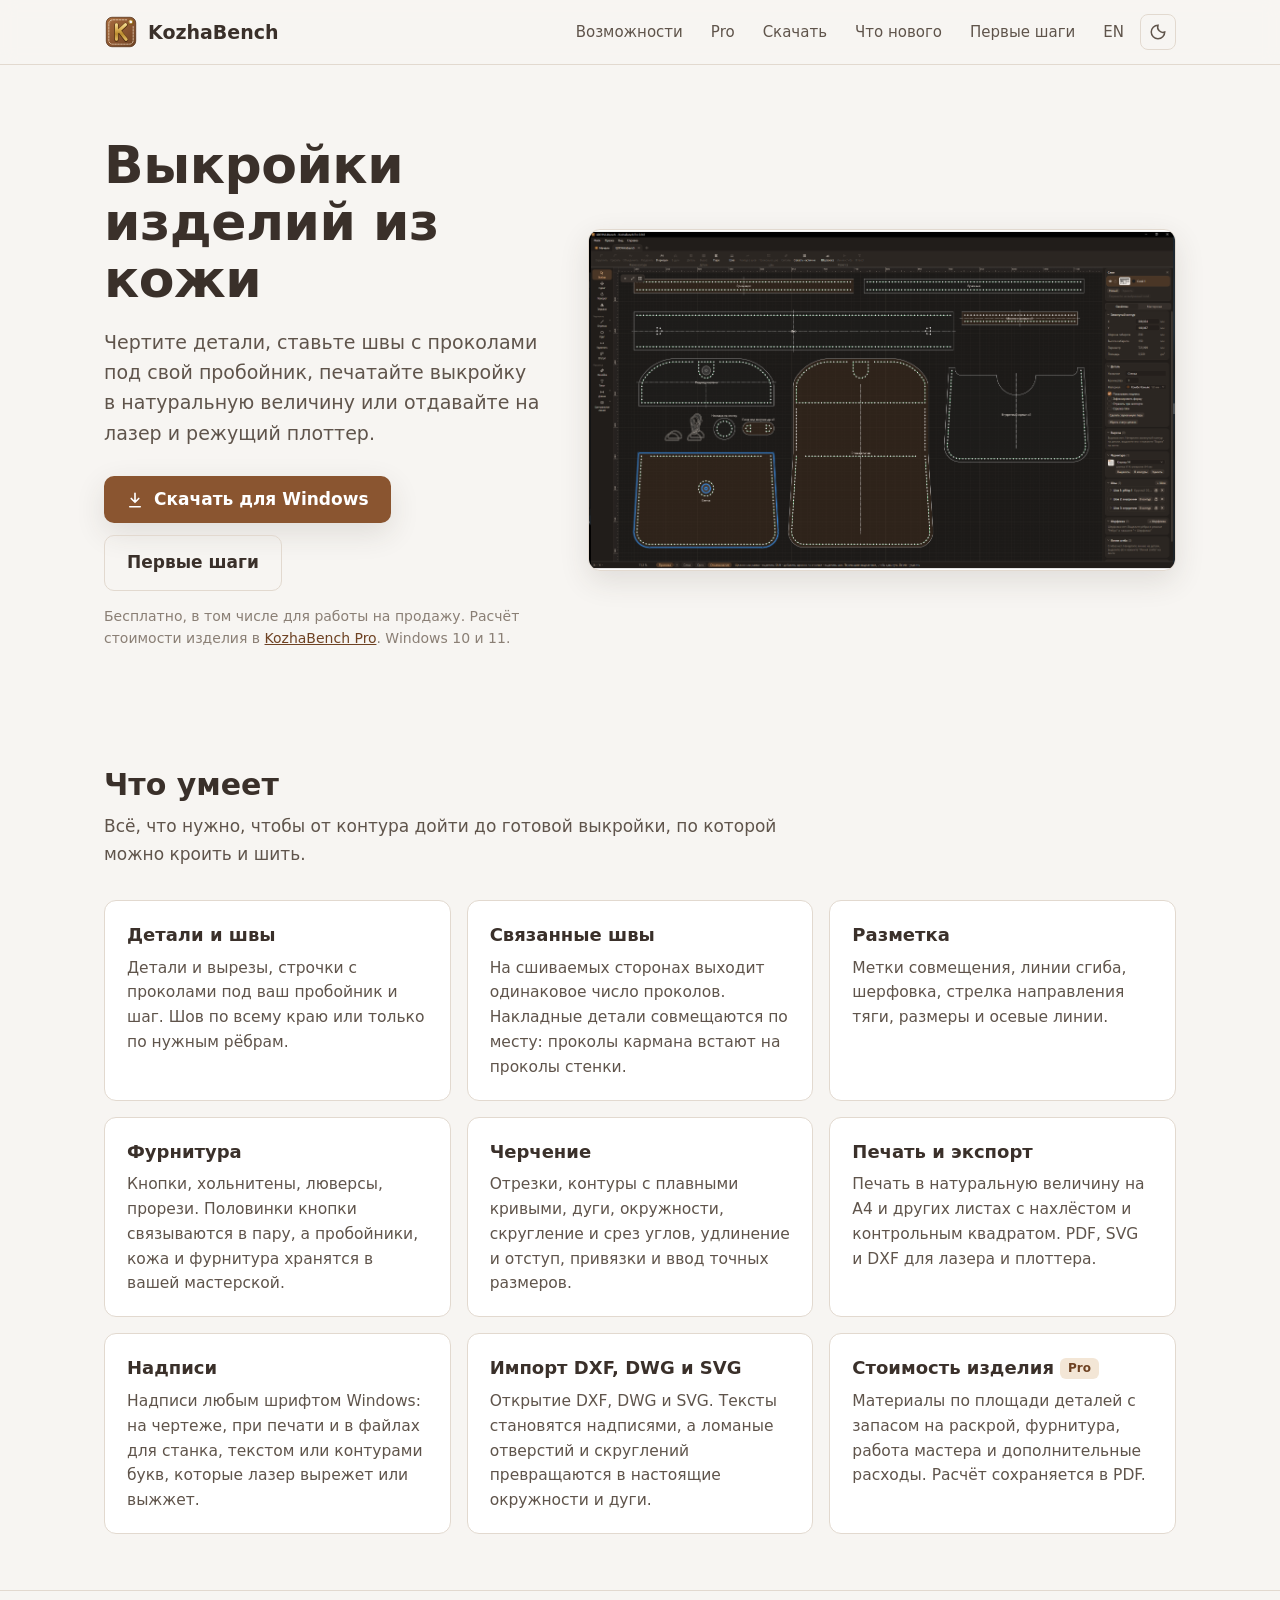
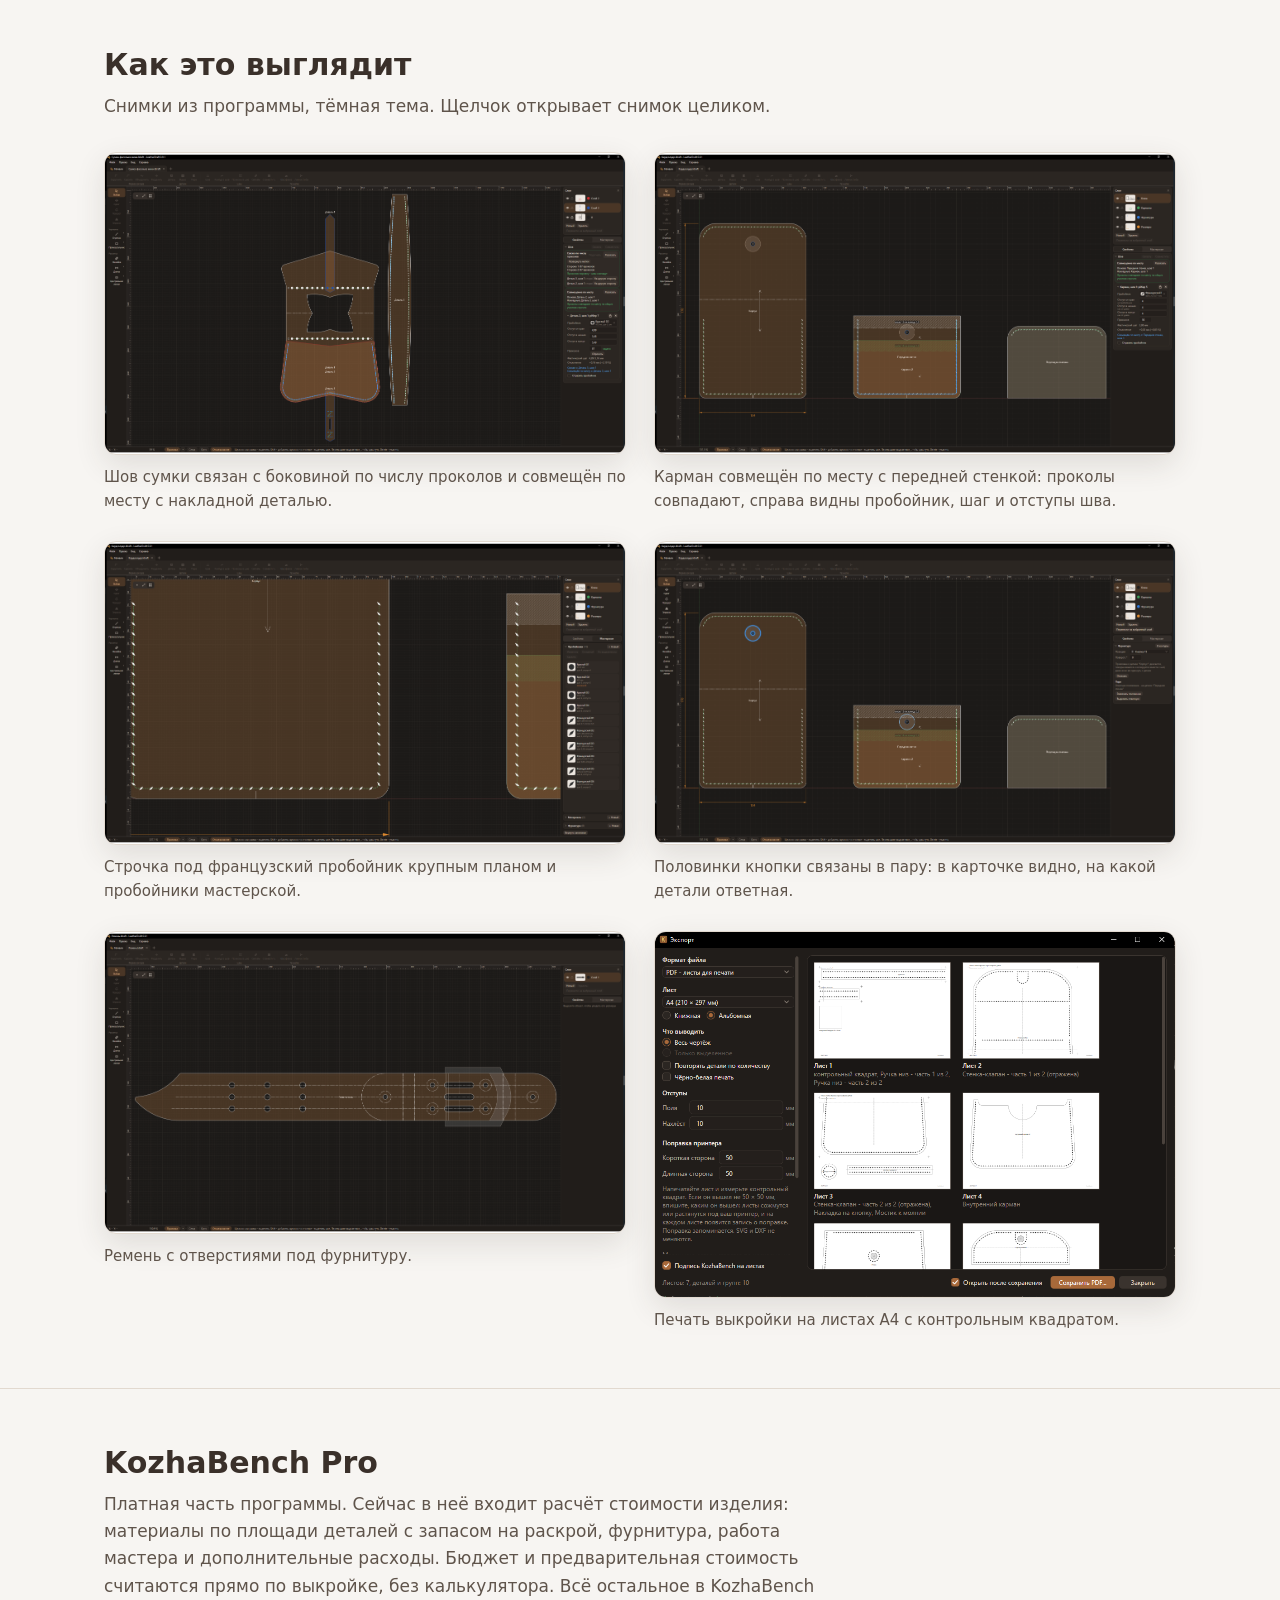
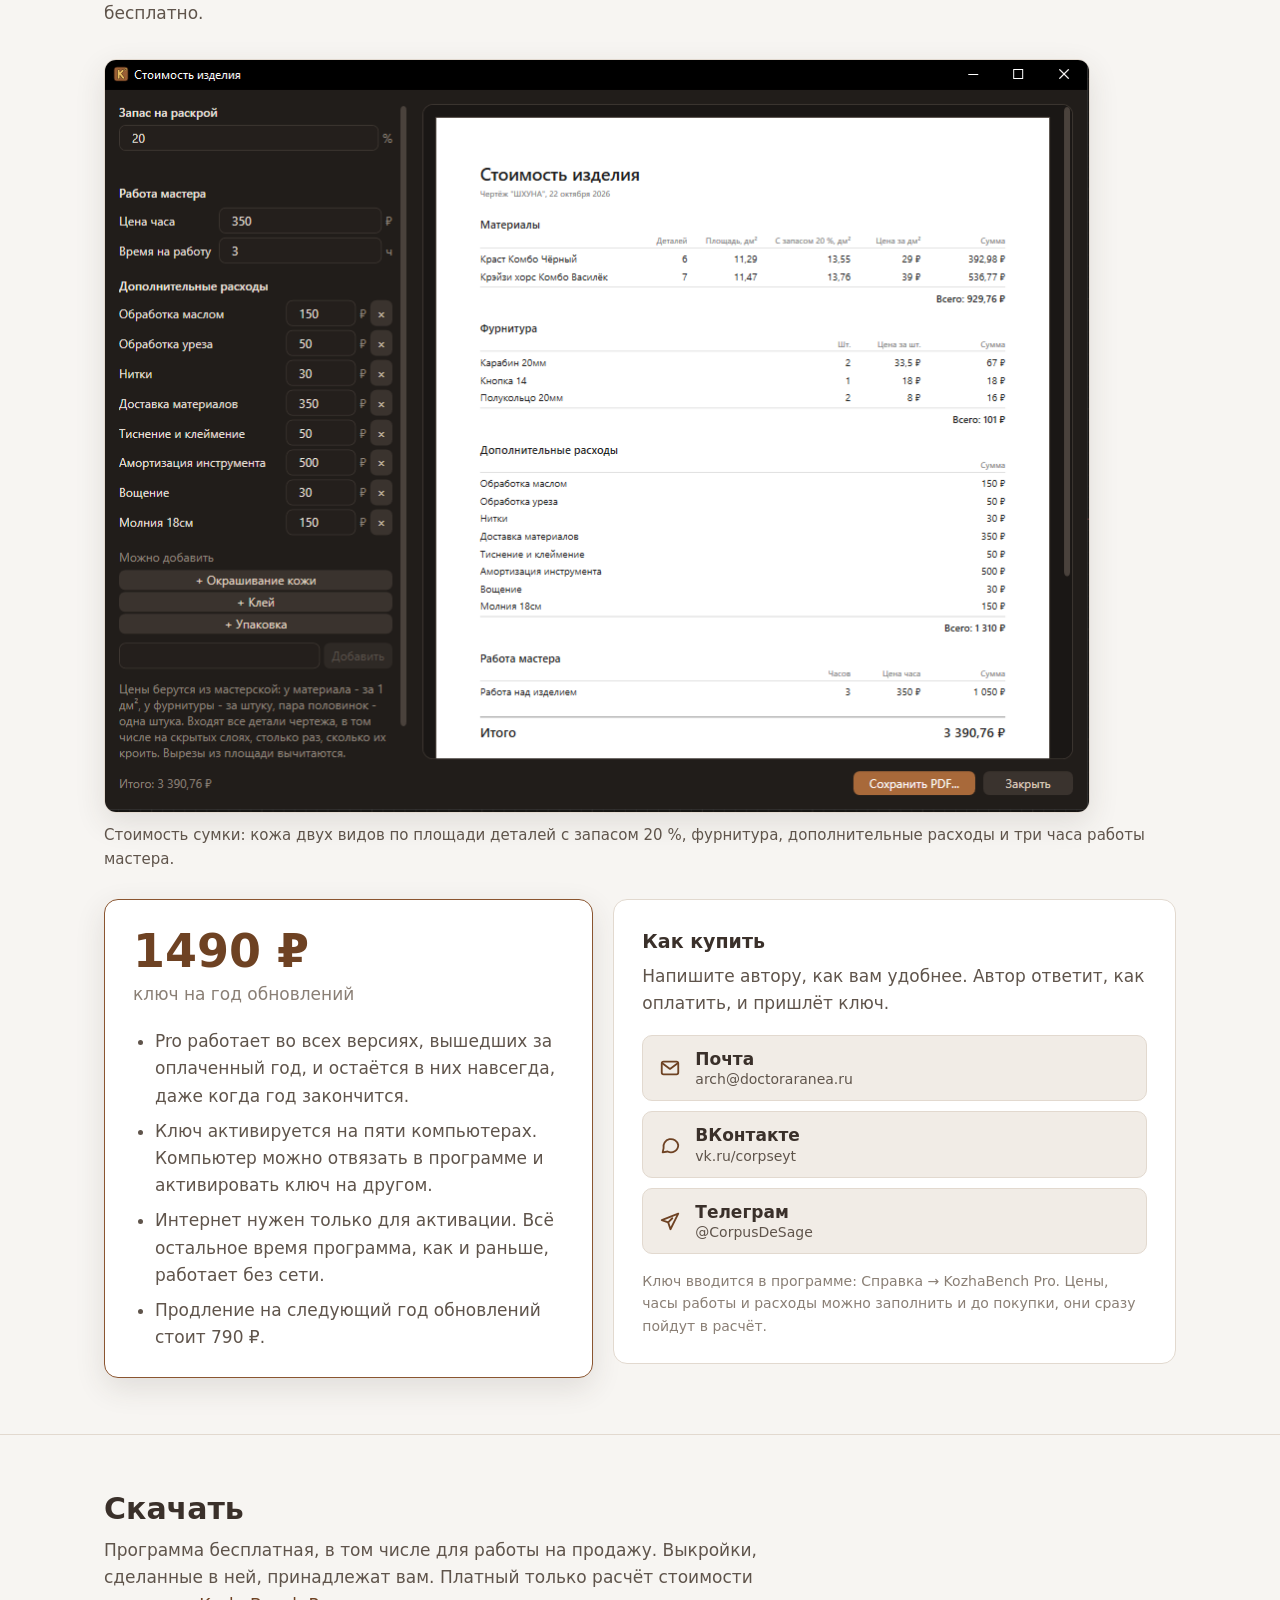
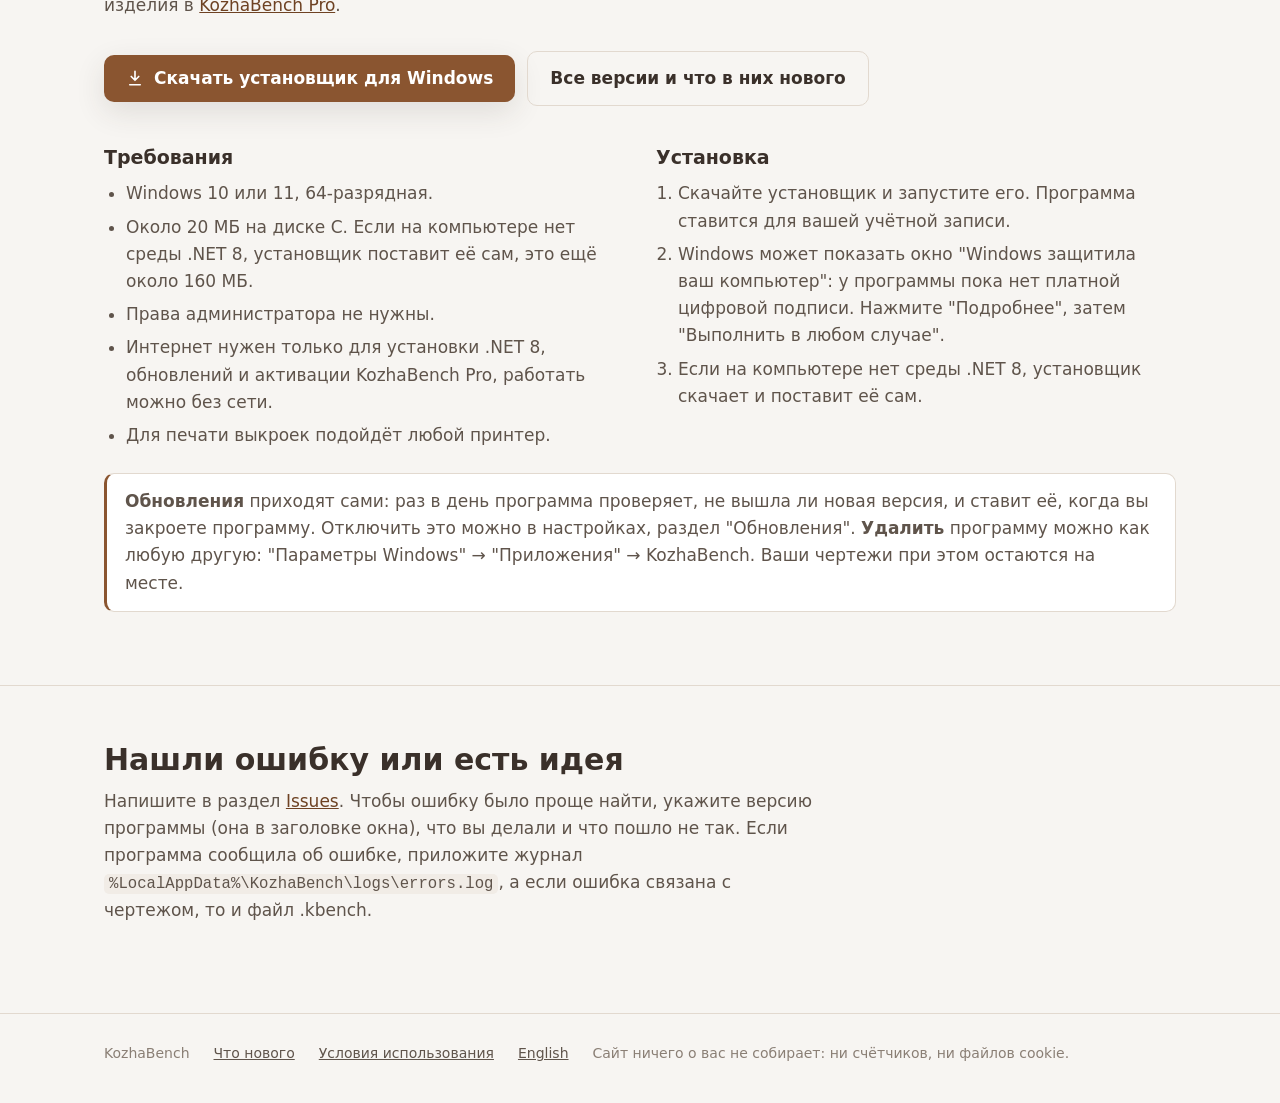
<file: index.html>
<!doctype html>
<html lang="ru">
<head>
  <meta charset="utf-8">
  <meta name="viewport" content="width=device-width, initial-scale=1">
  <title>KozhaBench - программа для выкроек изделий из кожи</title>
  <meta name="description" content="Бесплатная программа для выкроек изделий из кожи: детали, швы с проколами под ваш пробойник, связанные швы, фурнитура, надписи, печать в натуральную величину и экспорт для лазера и плоттера. Расчёт стоимости изделия в KozhaBench Pro.">
  <link rel="icon" href="assets/favicon.svg" type="image/svg+xml">
  <link rel="alternate" hreflang="ru" href="index.html">
  <link rel="alternate" hreflang="en" href="en/index.html">
  <link rel="stylesheet" href="assets/site.css">
  <script src="assets/site.js"></script>
  <script src="assets/releases.js"></script>
  <script src="assets/viewer.js"></script>
</head>
<body>
  <header class="top">
    <div class="wrap">
      <a class="brand" href="index.html"><img src="assets/logo.svg" alt=""><span>KozhaBench</span></a>
      <nav class="nav">
        <a class="optional" href="#features">Возможности</a>
        <a class="optional" href="#pro">Pro</a>
        <a class="optional" href="#download">Скачать</a>
        <a class="optional" href="whats-new.html">Что нового</a>
        <a href="first-steps.html">Первые шаги</a>
        <a href="en/index.html" lang="en" title="English version">EN</a>
        <button class="icon-button" id="theme" type="button" title="Светлая или тёмная тема" aria-label="Светлая или тёмная тема">
          <svg width="18" height="18" viewBox="0 0 24 24" fill="none" stroke="currentColor" stroke-width="2" stroke-linecap="round"><path d="M12 3a9 9 0 1 0 9 9 7 7 0 0 1-9-9z"/></svg>
        </button>
      </nav>
    </div>
  </header>

  <main>
    <div class="hero">
      <div class="wrap hero-grid">
        <div>
          <h1>Выкройки изделий из кожи</h1>
          <p class="lead">Чертите детали, ставьте швы с проколами под свой пробойник, печатайте выкройку в натуральную величину или отдавайте на лазер и режущий плоттер.</p>
          <div class="actions">
            <a class="button" href="https://github.com/DoctorAranea/KozhaBench-Releases/releases/latest/download/KozhaBench-win-Setup.exe">
              <svg width="18" height="18" viewBox="0 0 24 24" fill="none" stroke="currentColor" stroke-width="2.2" stroke-linecap="round" stroke-linejoin="round" aria-hidden="true"><path d="M12 3v12M7 10l5 5 5-5M5 21h14"/></svg>
              <span class="button-text">Скачать для Windows<small data-latest-version hidden></small></span>
            </a>
            <a class="button secondary" href="first-steps.html">Первые шаги</a>
          </div>
          <p class="fine">Бесплатно, в том числе для работы на продажу. Расчёт стоимости изделия в <a href="#pro">KozhaBench Pro</a>. Windows 10 и 11.</p>
        </div>
        <a class="shot" href="assets/img/ru/01-card-overview.png">
          <img src="assets/img/ru/01-card-overview.png" alt="Выкройка сумки в KozhaBench: детали со швами, фурнитурой и осевыми линиями, справа карточка выбранной детали" width="2514" height="1456">
        </a>
      </div>
    </div>

    <section id="features">
      <div class="wrap">
        <h2>Что умеет</h2>
        <p class="section-lead">Всё, что нужно, чтобы от контура дойти до готовой выкройки, по которой можно кроить и шить.</p>
        <div class="cards">
          <div class="card">
            <h3>Детали и швы</h3>
            <p>Детали и вырезы, строчки с проколами под ваш пробойник и шаг. Шов по всему краю или только по нужным рёбрам.</p>
          </div>
          <div class="card">
            <h3>Связанные швы</h3>
            <p>На сшиваемых сторонах выходит одинаковое число проколов. Накладные детали совмещаются по месту: проколы кармана встают на проколы стенки.</p>
          </div>
          <div class="card">
            <h3>Разметка</h3>
            <p>Метки совмещения, линии сгиба, шерфовка, стрелка направления тяги, размеры и осевые линии.</p>
          </div>
          <div class="card">
            <h3>Фурнитура</h3>
            <p>Кнопки, хольнитены, люверсы, прорези. Половинки кнопки связываются в пару, а пробойники, кожа и фурнитура хранятся в вашей мастерской.</p>
          </div>
          <div class="card">
            <h3>Черчение</h3>
            <p>Отрезки, контуры с плавными кривыми, дуги, окружности, скругление и срез углов, удлинение и отступ, привязки и ввод точных размеров.</p>
          </div>
          <div class="card">
            <h3>Печать и экспорт</h3>
            <p>Печать в натуральную величину на A4 и других листах с нахлёстом и контрольным квадратом. PDF, SVG и DXF для лазера и плоттера.</p>
          </div>
          <div class="card">
            <h3>Надписи</h3>
            <p>Надписи любым шрифтом Windows: на чертеже, при печати и в файлах для станка, текстом или контурами букв, которые лазер вырежет или выжжет.</p>
          </div>
          <div class="card">
            <h3>Импорт DXF, DWG и SVG</h3>
            <p>Открытие DXF, DWG и SVG. Тексты становятся надписями, а ломаные отверстий и скруглений превращаются в настоящие окружности и дуги.</p>
          </div>
          <div class="card">
            <h3>Стоимость изделия<span class="badge">Pro</span></h3>
            <p>Материалы по площади деталей с запасом на раскрой, фурнитура, работа мастера и дополнительные расходы. Расчёт сохраняется в PDF.</p>
          </div>
        </div>
      </div>
    </section>

    <section id="look">
      <div class="wrap">
        <h2>Как это выглядит</h2>
        <p class="section-lead">Снимки из программы, тёмная тема. Щелчок открывает снимок целиком.</p>
        <div class="gallery">
          <figure>
            <a class="shot" href="assets/img/ru/10-bag-seam.png"><img src="assets/img/ru/10-bag-seam.png" alt="Связанные швы сумки" loading="lazy" width="2514" height="1456"></a>
            <figcaption>Шов сумки связан с боковиной по числу проколов и совмещён по месту с накладной деталью.</figcaption>
          </figure>
          <figure>
            <a class="shot" href="assets/img/ru/03-card-overlay-pocket.png"><img src="assets/img/ru/03-card-overlay-pocket.png" alt="Карман, совмещённый по месту со стенкой" loading="lazy" width="2514" height="1456"></a>
            <figcaption>Карман совмещён по месту с передней стенкой: проколы совпадают, справа видны пробойник, шаг и отступы шва.</figcaption>
          </figure>
          <figure>
            <a class="shot" href="assets/img/ru/07-card-stitch-closeup.png"><img src="assets/img/ru/07-card-stitch-closeup.png" alt="Строчка крупным планом" loading="lazy" width="2514" height="1456"></a>
            <figcaption>Строчка под французский пробойник крупным планом и пробойники мастерской.</figcaption>
          </figure>
          <figure>
            <a class="shot" href="assets/img/ru/04-card-snap-pair.png"><img src="assets/img/ru/04-card-snap-pair.png" alt="Кнопка, связанная в пару" loading="lazy" width="2514" height="1456"></a>
            <figcaption>Половинки кнопки связаны в пару: в карточке видно, на какой детали ответная.</figcaption>
          </figure>
          <figure>
            <a class="shot" href="assets/img/ru/11-belt-overview.png"><img src="assets/img/ru/11-belt-overview.png" alt="Ремень" loading="lazy" width="2514" height="1456"></a>
            <figcaption>Ремень с отверстиями под фурнитуру.</figcaption>
          </figure>
          <figure>
            <a class="shot" href="assets/img/ru/08-card-export.png"><img src="assets/img/ru/08-card-export.png" alt="Экспорт в PDF" loading="lazy"></a>
            <figcaption>Печать выкройки на листах A4 с контрольным квадратом.</figcaption>
          </figure>
        </div>
      </div>
    </section>

    <section id="pro">
      <div class="wrap">
        <h2>KozhaBench Pro</h2>
        <p class="section-lead">Платная часть программы. Сейчас в неё входит расчёт стоимости изделия: материалы по площади деталей с запасом на раскрой, фурнитура, работа мастера и дополнительные расходы. Бюджет и предварительная стоимость считаются прямо по выкройке, без калькулятора. Всё остальное в KozhaBench бесплатно.</p>
        <figure class="pro-shot">
          <a class="shot" href="assets/img/ru/12-cost.png"><img src="assets/img/ru/12-cost.png" alt="Окно стоимости изделия: материалы, фурнитура, дополнительные расходы и работа мастера" loading="lazy" width="986" height="754"></a>
          <figcaption>Стоимость сумки: кожа двух видов по площади деталей с запасом 20 %, фурнитура, дополнительные расходы и три часа работы мастера.</figcaption>
        </figure>
        <div class="pro-grid">
          <div class="pro-plan">
            <div class="pro-price">1490 ₽</div>
            <p class="pro-price-note">ключ на год обновлений</p>
            <ul class="pro-terms">
              <li>Pro работает во всех версиях, вышедших за оплаченный год, и остаётся в них навсегда, даже когда год закончится.</li>
              <li>Ключ активируется на пяти компьютерах. Компьютер можно отвязать в программе и активировать ключ на другом.</li>
              <li>Интернет нужен только для активации. Всё остальное время программа, как и раньше, работает без сети.</li>
              <li>Продление на следующий год обновлений стоит 790 ₽.</li>
            </ul>
          </div>
          <div class="pro-buy">
            <h3>Как купить</h3>
            <p>Напишите автору, как вам удобнее. Автор ответит, как оплатить, и пришлёт ключ.</p>
            <div class="contacts">
              <a class="contact" href="mailto:arch@doctoraranea.ru?subject=KozhaBench%20Pro" data-copy="arch@doctoraranea.ru" data-copied="Адрес скопирован" title="Написать письмо. Адрес при этом копируется">
                <svg width="22" height="22" viewBox="0 0 24 24" fill="none" stroke="currentColor" stroke-width="2" stroke-linecap="round" stroke-linejoin="round" aria-hidden="true"><rect x="3" y="5" width="18" height="14" rx="2"/><path d="m4 7 8 6 8-6"/></svg>
                <span><strong>Почта</strong><small>arch@doctoraranea.ru</small></span>
              </a>
              <a class="contact" href="https://vk.ru/corpseyt">
                <svg width="22" height="22" viewBox="0 0 24 24" fill="none" stroke="currentColor" stroke-width="2" stroke-linecap="round" stroke-linejoin="round" aria-hidden="true"><path d="M21 12a8 8 0 0 1-11.6 7.1L4 20l1-4.6A8 8 0 1 1 21 12z"/></svg>
                <span><strong>ВКонтакте</strong><small>vk.ru/corpseyt</small></span>
              </a>
              <a class="contact" href="https://t.me/CorpusDeSage">
                <svg width="22" height="22" viewBox="0 0 24 24" fill="none" stroke="currentColor" stroke-width="2" stroke-linecap="round" stroke-linejoin="round" aria-hidden="true"><path d="M21 4 3 11l7 2.5L12.5 21z"/><path d="m10 13.5 4.5-4.5"/></svg>
                <span><strong>Телеграм</strong><small>@CorpusDeSage</small></span>
              </a>
            </div>
            <p class="fine">Ключ вводится в программе: Справка → KozhaBench Pro. Цены, часы работы и расходы можно заполнить и до покупки, они сразу пойдут в расчёт.</p>
          </div>
        </div>
      </div>
    </section>

    <section id="download">
      <div class="wrap">
        <h2>Скачать</h2>
        <p class="section-lead">Программа бесплатная, в том числе для работы на продажу. Выкройки, сделанные в ней, принадлежат вам. Платный только расчёт стоимости изделия в <a href="#pro">KozhaBench Pro</a>.</p>
        <div class="actions">
          <a class="button" href="https://github.com/DoctorAranea/KozhaBench-Releases/releases/latest/download/KozhaBench-win-Setup.exe">
              <svg width="18" height="18" viewBox="0 0 24 24" fill="none" stroke="currentColor" stroke-width="2.2" stroke-linecap="round" stroke-linejoin="round" aria-hidden="true"><path d="M12 3v12M7 10l5 5 5-5M5 21h14"/></svg>
              <span class="button-text">Скачать установщик для Windows</span>
            </a>
          <a class="button secondary" href="whats-new.html">Все версии и что в них нового</a>
        </div>
        <div class="highlights" id="latest-highlights" hidden>
          <h3 class="highlights-title"></h3>
          <div class="highlights-list"></div>
          <a href="whats-new.html">Все изменения</a>
        </div>
        <div class="columns" style="margin-top: 36px">
          <div>
            <h3>Требования</h3>
            <ul>
              <li>Windows 10 или 11, 64-разрядная.</li>
              <li>Около 20 МБ на диске C. Если на компьютере нет среды .NET 8, установщик поставит её сам, это ещё около 160 МБ.</li>
              <li>Права администратора не нужны.</li>
              <li>Интернет нужен только для установки .NET 8, обновлений и активации KozhaBench Pro, работать можно без сети.</li>
              <li>Для печати выкроек подойдёт любой принтер.</li>
            </ul>
          </div>
          <div>
            <h3>Установка</h3>
            <ol>
              <li>Скачайте установщик и запустите его. Программа ставится для вашей учётной записи.</li>
              <li>Windows может показать окно "Windows защитила ваш компьютер": у программы пока нет платной цифровой подписи. Нажмите "Подробнее", затем "Выполнить в любом случае".</li>
              <li>Если на компьютере нет среды .NET 8, установщик скачает и поставит её сам.</li>
            </ol>
          </div>
        </div>
        <p class="note"><strong>Обновления</strong> приходят сами: раз в день программа проверяет, не вышла ли новая версия, и ставит её, когда вы закроете программу. Отключить это можно в настройках, раздел "Обновления". <strong>Удалить</strong> программу можно как любую другую: "Параметры Windows" → "Приложения" → KozhaBench. Ваши чертежи при этом остаются на месте.</p>
      </div>
    </section>

    <section id="feedback">
      <div class="wrap">
        <h2>Нашли ошибку или есть идея</h2>
        <p class="section-lead">Напишите в раздел <a href="https://github.com/DoctorAranea/KozhaBench-Releases/issues">Issues</a>. Чтобы ошибку было проще найти, укажите версию программы (она в заголовке окна), что вы делали и что пошло не так. Если программа сообщила об ошибке, приложите журнал <code>%LocalAppData%\KozhaBench\logs\errors.log</code>, а если ошибка связана с чертежом, то и файл .kbench.</p>
      </div>
    </section>
  </main>

  <footer class="foot">
    <div class="wrap">
      <span>KozhaBench</span>
      <a href="whats-new.html">Что нового</a>
      <a href="https://github.com/DoctorAranea/KozhaBench-Releases/blob/master/LICENSE.txt">Условия использования</a>
      <a href="en/index.html" lang="en">English</a>
      <span>Сайт ничего о вас не собирает: ни счётчиков, ни файлов cookie.</span>
    </div>
  </footer>
</body>
</html>
</file>
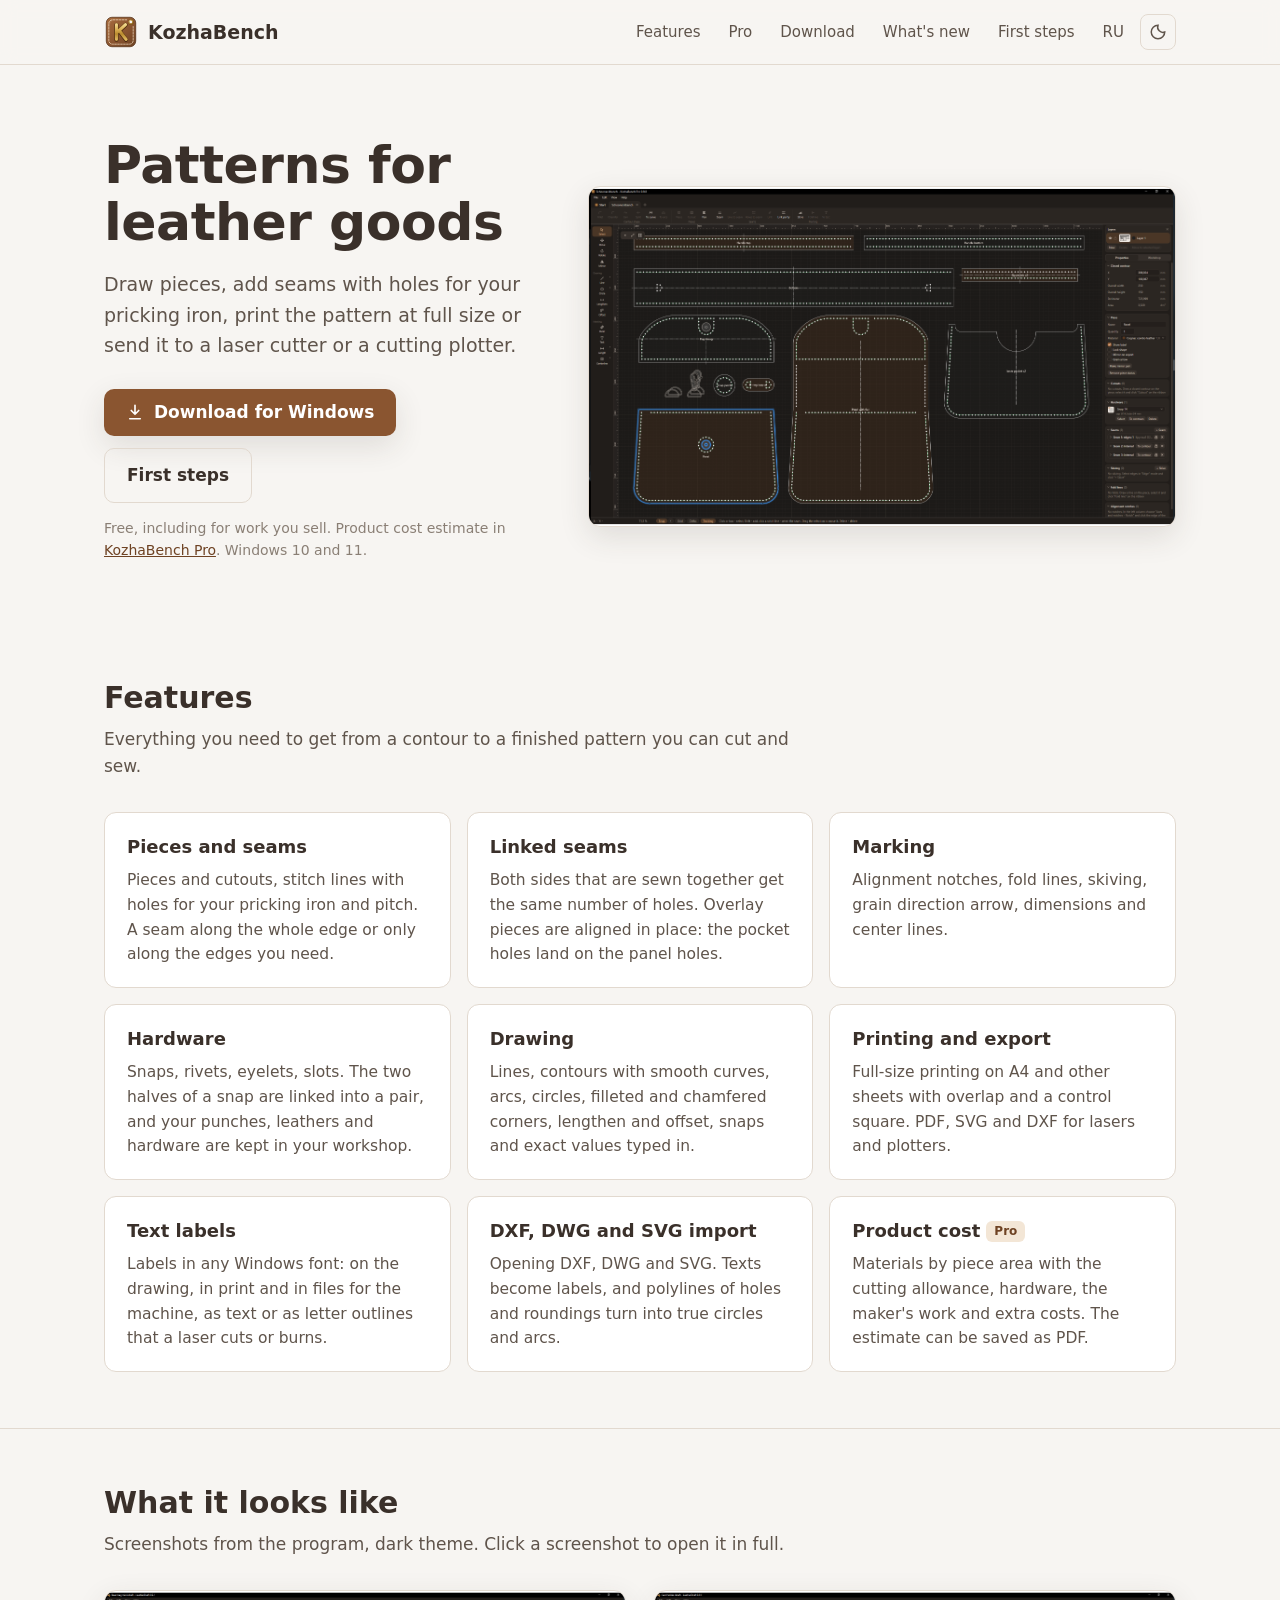
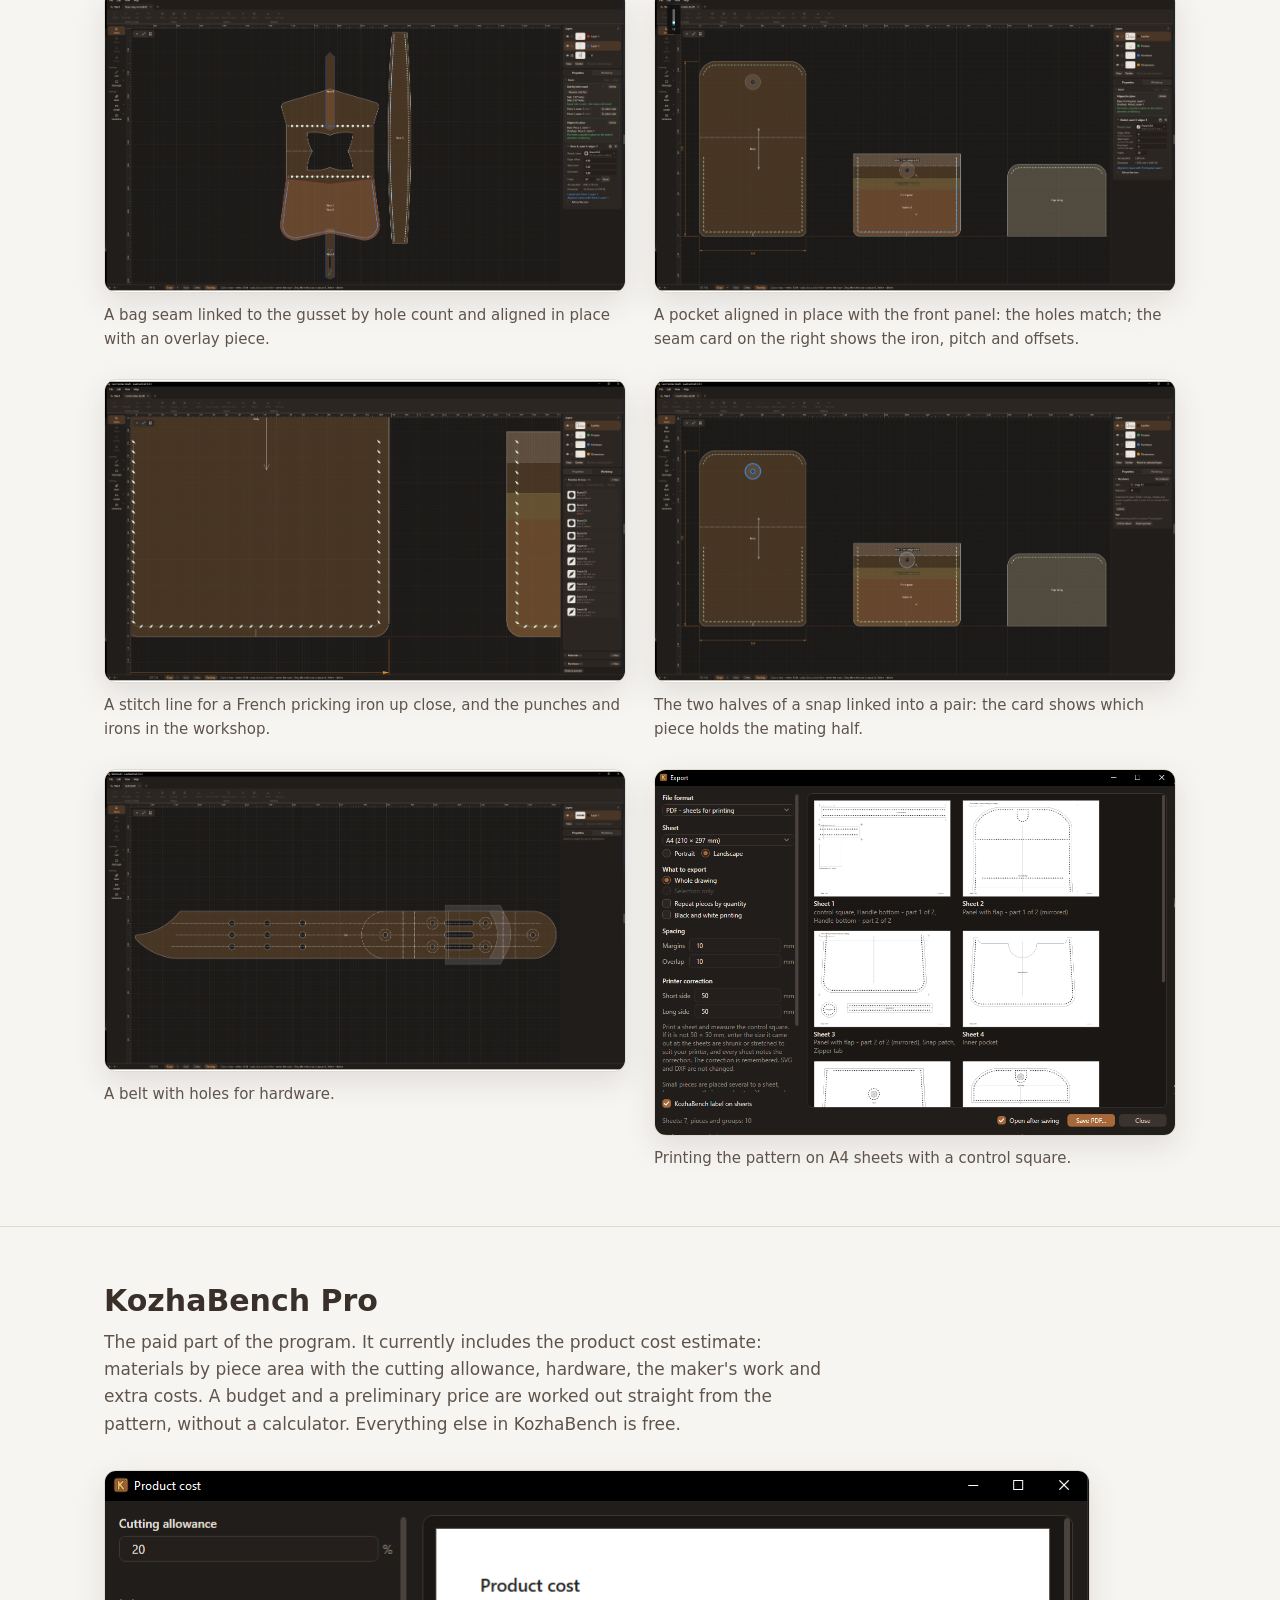
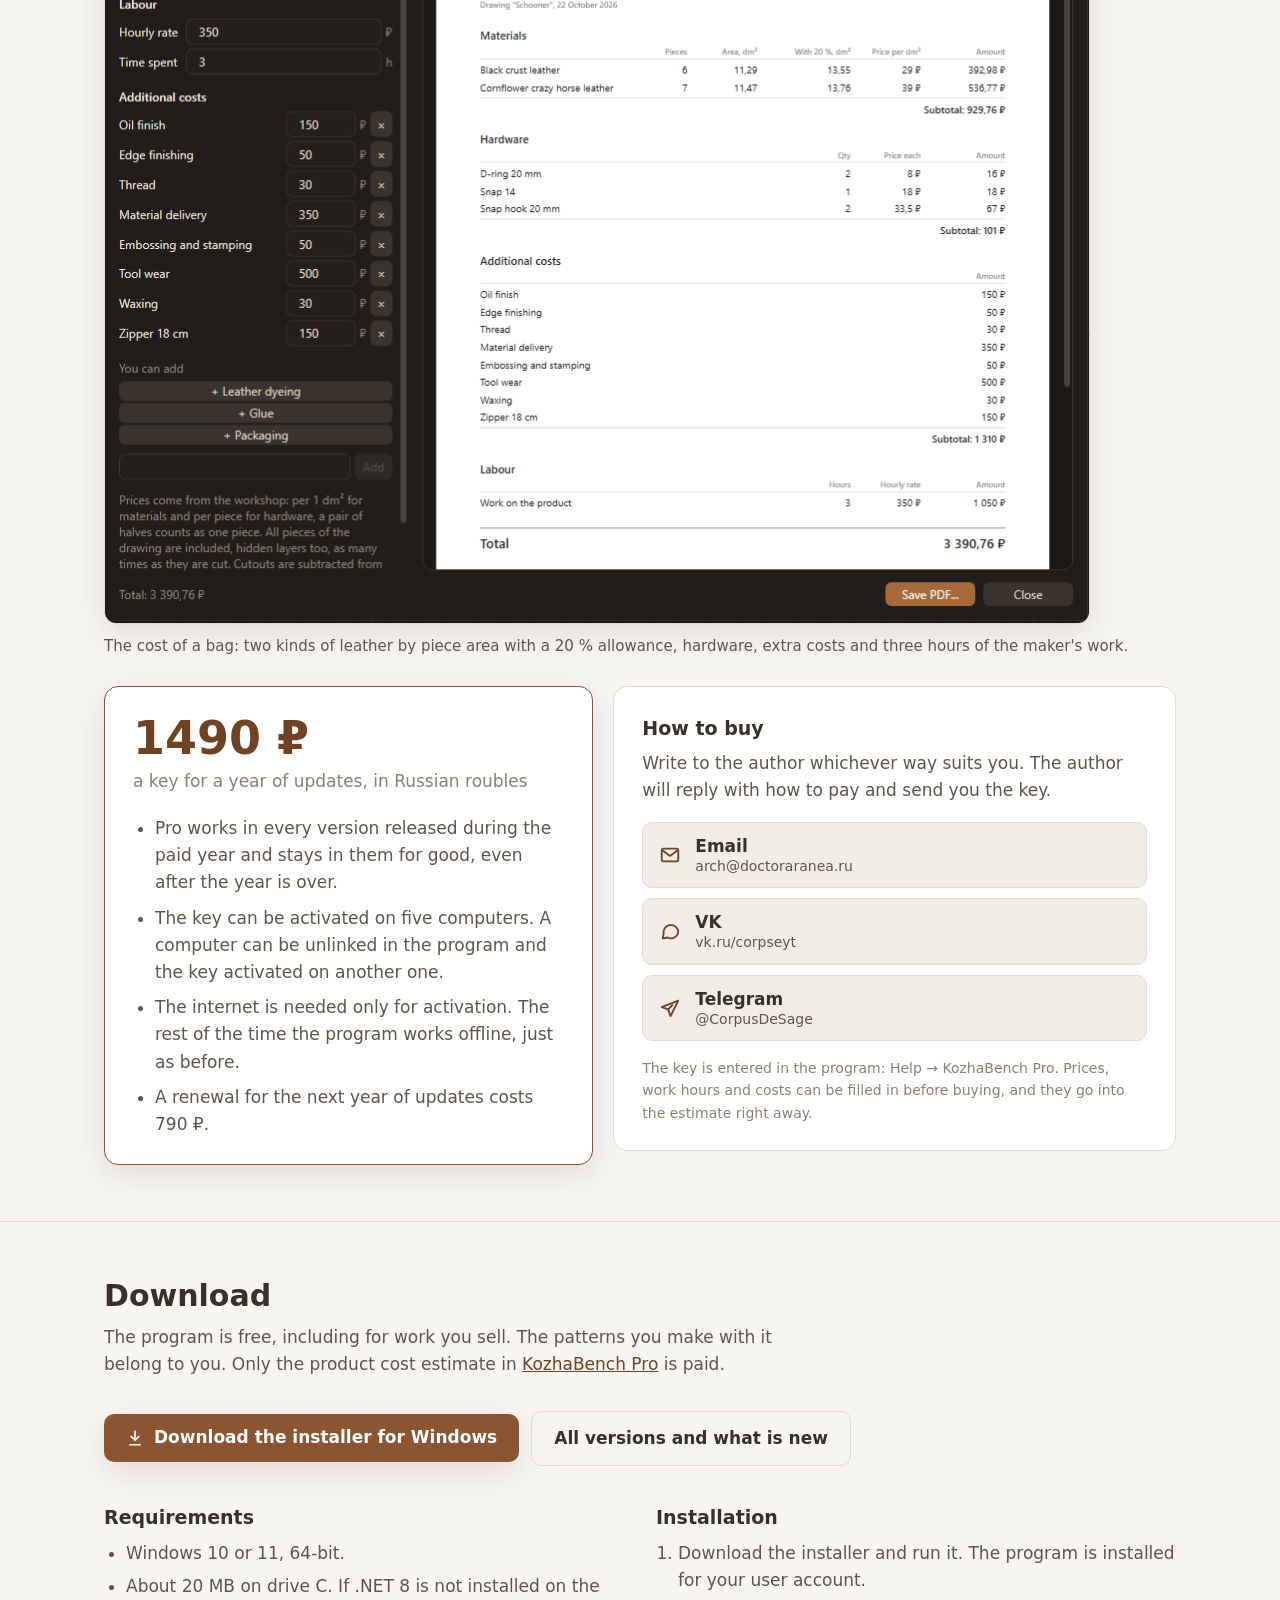
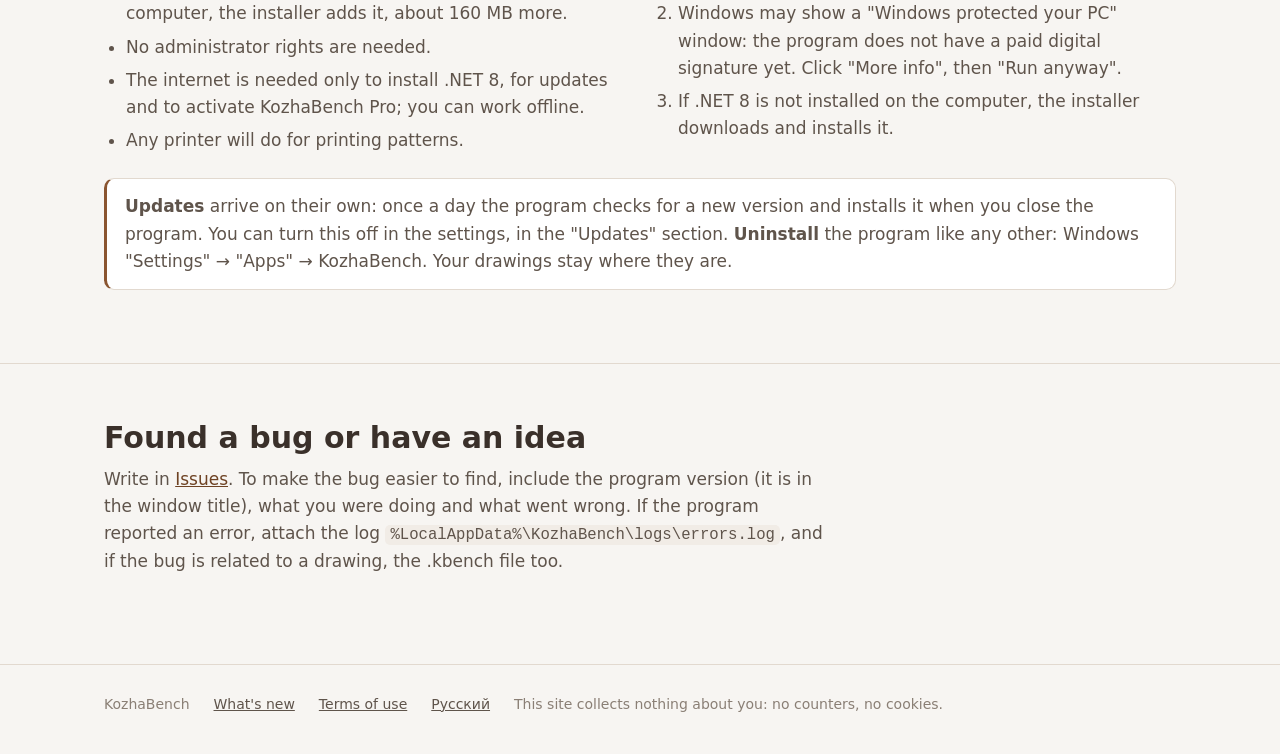
<file: en/index.html>
<!doctype html>
<html lang="en">
<head>
  <meta charset="utf-8">
  <meta name="viewport" content="width=device-width, initial-scale=1">
  <title>KozhaBench - a pattern maker for leather goods</title>
  <meta name="description" content="A free pattern maker for leather goods: pieces, seams with holes for your pricking iron, linked seams, hardware, text labels, full-size printing and export for lasers and plotters. Product cost estimate in KozhaBench Pro.">
  <link rel="icon" href="../assets/favicon.svg" type="image/svg+xml">
  <link rel="alternate" hreflang="ru" href="../index.html">
  <link rel="alternate" hreflang="en" href="index.html">
  <link rel="stylesheet" href="../assets/site.css">
  <script src="../assets/site.js"></script>
  <script src="../assets/releases.js"></script>
  <script src="../assets/viewer.js"></script>
</head>
<body>
  <header class="top">
    <div class="wrap">
      <a class="brand" href="index.html"><img src="../assets/logo.svg" alt=""><span>KozhaBench</span></a>
      <nav class="nav">
        <a class="optional" href="#features">Features</a>
        <a class="optional" href="#pro">Pro</a>
        <a class="optional" href="#download">Download</a>
        <a class="optional" href="whats-new.html">What's new</a>
        <a href="first-steps.html">First steps</a>
        <a href="../index.html" lang="ru" title="Русская версия">RU</a>
        <button class="icon-button" id="theme" type="button" title="Light or dark theme" aria-label="Light or dark theme">
          <svg width="18" height="18" viewBox="0 0 24 24" fill="none" stroke="currentColor" stroke-width="2" stroke-linecap="round"><path d="M12 3a9 9 0 1 0 9 9 7 7 0 0 1-9-9z"/></svg>
        </button>
      </nav>
    </div>
  </header>

  <main>
    <div class="hero">
      <div class="wrap hero-grid">
        <div>
          <h1>Patterns for leather goods</h1>
          <p class="lead">Draw pieces, add seams with holes for your pricking iron, print the pattern at full size or send it to a laser cutter or a cutting plotter.</p>
          <div class="actions">
            <a class="button" href="https://github.com/DoctorAranea/KozhaBench-Releases/releases/latest/download/KozhaBench-win-Setup.exe">
              <svg width="18" height="18" viewBox="0 0 24 24" fill="none" stroke="currentColor" stroke-width="2.2" stroke-linecap="round" stroke-linejoin="round" aria-hidden="true"><path d="M12 3v12M7 10l5 5 5-5M5 21h14"/></svg>
              <span class="button-text">Download for Windows<small data-latest-version hidden></small></span>
            </a>
            <a class="button secondary" href="first-steps.html">First steps</a>
          </div>
          <p class="fine">Free, including for work you sell. Product cost estimate in <a href="#pro">KozhaBench Pro</a>. Windows 10 and 11.</p>
        </div>
        <a class="shot" href="../assets/img/en/01-card-overview.png">
          <img src="../assets/img/en/01-card-overview.png" alt="A bag pattern in KozhaBench: pieces with seams, hardware and center lines, with the selected piece card on the right" width="2514" height="1456">
        </a>
      </div>
    </div>

    <section id="features">
      <div class="wrap">
        <h2>Features</h2>
        <p class="section-lead">Everything you need to get from a contour to a finished pattern you can cut and sew.</p>
        <div class="cards">
          <div class="card">
            <h3>Pieces and seams</h3>
            <p>Pieces and cutouts, stitch lines with holes for your pricking iron and pitch. A seam along the whole edge or only along the edges you need.</p>
          </div>
          <div class="card">
            <h3>Linked seams</h3>
            <p>Both sides that are sewn together get the same number of holes. Overlay pieces are aligned in place: the pocket holes land on the panel holes.</p>
          </div>
          <div class="card">
            <h3>Marking</h3>
            <p>Alignment notches, fold lines, skiving, grain direction arrow, dimensions and center lines.</p>
          </div>
          <div class="card">
            <h3>Hardware</h3>
            <p>Snaps, rivets, eyelets, slots. The two halves of a snap are linked into a pair, and your punches, leathers and hardware are kept in your workshop.</p>
          </div>
          <div class="card">
            <h3>Drawing</h3>
            <p>Lines, contours with smooth curves, arcs, circles, filleted and chamfered corners, lengthen and offset, snaps and exact values typed in.</p>
          </div>
          <div class="card">
            <h3>Printing and export</h3>
            <p>Full-size printing on A4 and other sheets with overlap and a control square. PDF, SVG and DXF for lasers and plotters.</p>
          </div>
          <div class="card">
            <h3>Text labels</h3>
            <p>Labels in any Windows font: on the drawing, in print and in files for the machine, as text or as letter outlines that a laser cuts or burns.</p>
          </div>
          <div class="card">
            <h3>DXF, DWG and SVG import</h3>
            <p>Opening DXF, DWG and SVG. Texts become labels, and polylines of holes and roundings turn into true circles and arcs.</p>
          </div>
          <div class="card">
            <h3>Product cost<span class="badge">Pro</span></h3>
            <p>Materials by piece area with the cutting allowance, hardware, the maker's work and extra costs. The estimate can be saved as PDF.</p>
          </div>
        </div>
      </div>
    </section>

    <section id="look">
      <div class="wrap">
        <h2>What it looks like</h2>
        <p class="section-lead">Screenshots from the program, dark theme. Click a screenshot to open it in full.</p>
        <div class="gallery">
          <figure>
            <a class="shot" href="../assets/img/en/10-bag-seam.png"><img src="../assets/img/en/10-bag-seam.png" alt="Linked bag seams" loading="lazy" width="2514" height="1456"></a>
            <figcaption>A bag seam linked to the gusset by hole count and aligned in place with an overlay piece.</figcaption>
          </figure>
          <figure>
            <a class="shot" href="../assets/img/en/03-card-overlay-pocket.png"><img src="../assets/img/en/03-card-overlay-pocket.png" alt="A pocket aligned in place with the panel" loading="lazy" width="2514" height="1456"></a>
            <figcaption>A pocket aligned in place with the front panel: the holes match; the seam card on the right shows the iron, pitch and offsets.</figcaption>
          </figure>
          <figure>
            <a class="shot" href="../assets/img/en/07-card-stitch-closeup.png"><img src="../assets/img/en/07-card-stitch-closeup.png" alt="A stitch line up close" loading="lazy" width="2514" height="1456"></a>
            <figcaption>A stitch line for a French pricking iron up close, and the punches and irons in the workshop.</figcaption>
          </figure>
          <figure>
            <a class="shot" href="../assets/img/en/04-card-snap-pair.png"><img src="../assets/img/en/04-card-snap-pair.png" alt="A snap linked into a pair" loading="lazy" width="2514" height="1456"></a>
            <figcaption>The two halves of a snap linked into a pair: the card shows which piece holds the mating half.</figcaption>
          </figure>
          <figure>
            <a class="shot" href="../assets/img/en/11-belt-overview.png"><img src="../assets/img/en/11-belt-overview.png" alt="A belt" loading="lazy" width="2514" height="1456"></a>
            <figcaption>A belt with holes for hardware.</figcaption>
          </figure>
          <figure>
            <a class="shot" href="../assets/img/en/08-card-export.png"><img src="../assets/img/en/08-card-export.png" alt="Export to PDF" loading="lazy"></a>
            <figcaption>Printing the pattern on A4 sheets with a control square.</figcaption>
          </figure>
        </div>
      </div>
    </section>

    <section id="pro">
      <div class="wrap">
        <h2>KozhaBench Pro</h2>
        <p class="section-lead">The paid part of the program. It currently includes the product cost estimate: materials by piece area with the cutting allowance, hardware, the maker's work and extra costs. A budget and a preliminary price are worked out straight from the pattern, without a calculator. Everything else in KozhaBench is free.</p>
        <figure class="pro-shot">
          <a class="shot" href="../assets/img/en/12-cost.png"><img src="../assets/img/en/12-cost.png" alt="The product cost window: materials, hardware, extra costs and the maker's work" loading="lazy" width="986" height="754"></a>
          <figcaption>The cost of a bag: two kinds of leather by piece area with a 20 % allowance, hardware, extra costs and three hours of the maker's work.</figcaption>
        </figure>
        <div class="pro-grid">
          <div class="pro-plan">
            <div class="pro-price">1490 ₽</div>
            <p class="pro-price-note">a key for a year of updates, in Russian roubles</p>
            <ul class="pro-terms">
              <li>Pro works in every version released during the paid year and stays in them for good, even after the year is over.</li>
              <li>The key can be activated on five computers. A computer can be unlinked in the program and the key activated on another one.</li>
              <li>The internet is needed only for activation. The rest of the time the program works offline, just as before.</li>
              <li>A renewal for the next year of updates costs 790 ₽.</li>
            </ul>
          </div>
          <div class="pro-buy">
            <h3>How to buy</h3>
            <p>Write to the author whichever way suits you. The author will reply with how to pay and send you the key.</p>
            <div class="contacts">
              <a class="contact" href="mailto:arch@doctoraranea.ru?subject=KozhaBench%20Pro" data-copy="arch@doctoraranea.ru" data-copied="Address copied" title="Write an email. The address is copied as well">
                <svg width="22" height="22" viewBox="0 0 24 24" fill="none" stroke="currentColor" stroke-width="2" stroke-linecap="round" stroke-linejoin="round" aria-hidden="true"><rect x="3" y="5" width="18" height="14" rx="2"/><path d="m4 7 8 6 8-6"/></svg>
                <span><strong>Email</strong><small>arch@doctoraranea.ru</small></span>
              </a>
              <a class="contact" href="https://vk.ru/corpseyt">
                <svg width="22" height="22" viewBox="0 0 24 24" fill="none" stroke="currentColor" stroke-width="2" stroke-linecap="round" stroke-linejoin="round" aria-hidden="true"><path d="M21 12a8 8 0 0 1-11.6 7.1L4 20l1-4.6A8 8 0 1 1 21 12z"/></svg>
                <span><strong>VK</strong><small>vk.ru/corpseyt</small></span>
              </a>
              <a class="contact" href="https://t.me/CorpusDeSage">
                <svg width="22" height="22" viewBox="0 0 24 24" fill="none" stroke="currentColor" stroke-width="2" stroke-linecap="round" stroke-linejoin="round" aria-hidden="true"><path d="M21 4 3 11l7 2.5L12.5 21z"/><path d="m10 13.5 4.5-4.5"/></svg>
                <span><strong>Telegram</strong><small>@CorpusDeSage</small></span>
              </a>
            </div>
            <p class="fine">The key is entered in the program: Help → KozhaBench Pro. Prices, work hours and costs can be filled in before buying, and they go into the estimate right away.</p>
          </div>
        </div>
      </div>
    </section>

    <section id="download">
      <div class="wrap">
        <h2>Download</h2>
        <p class="section-lead">The program is free, including for work you sell. The patterns you make with it belong to you. Only the product cost estimate in <a href="#pro">KozhaBench Pro</a> is paid.</p>
        <div class="actions">
          <a class="button" href="https://github.com/DoctorAranea/KozhaBench-Releases/releases/latest/download/KozhaBench-win-Setup.exe">
              <svg width="18" height="18" viewBox="0 0 24 24" fill="none" stroke="currentColor" stroke-width="2.2" stroke-linecap="round" stroke-linejoin="round" aria-hidden="true"><path d="M12 3v12M7 10l5 5 5-5M5 21h14"/></svg>
              <span class="button-text">Download the installer for Windows</span>
            </a>
          <a class="button secondary" href="whats-new.html">All versions and what is new</a>
        </div>
        <div class="highlights" id="latest-highlights" hidden>
          <h3 class="highlights-title"></h3>
          <div class="highlights-list"></div>
          <a href="whats-new.html">All changes</a>
        </div>
        <div class="columns" style="margin-top: 36px">
          <div>
            <h3>Requirements</h3>
            <ul>
              <li>Windows 10 or 11, 64-bit.</li>
              <li>About 20 MB on drive C. If .NET 8 is not installed on the computer, the installer adds it, about 160 MB more.</li>
              <li>No administrator rights are needed.</li>
              <li>The internet is needed only to install .NET 8, for updates and to activate KozhaBench Pro; you can work offline.</li>
              <li>Any printer will do for printing patterns.</li>
            </ul>
          </div>
          <div>
            <h3>Installation</h3>
            <ol>
              <li>Download the installer and run it. The program is installed for your user account.</li>
              <li>Windows may show a "Windows protected your PC" window: the program does not have a paid digital signature yet. Click "More info", then "Run anyway".</li>
              <li>If .NET 8 is not installed on the computer, the installer downloads and installs it.</li>
            </ol>
          </div>
        </div>
        <p class="note"><strong>Updates</strong> arrive on their own: once a day the program checks for a new version and installs it when you close the program. You can turn this off in the settings, in the "Updates" section. <strong>Uninstall</strong> the program like any other: Windows "Settings" → "Apps" → KozhaBench. Your drawings stay where they are.</p>
      </div>
    </section>

    <section id="feedback">
      <div class="wrap">
        <h2>Found a bug or have an idea</h2>
        <p class="section-lead">Write in <a href="https://github.com/DoctorAranea/KozhaBench-Releases/issues">Issues</a>. To make the bug easier to find, include the program version (it is in the window title), what you were doing and what went wrong. If the program reported an error, attach the log <code>%LocalAppData%\KozhaBench\logs\errors.log</code>, and if the bug is related to a drawing, the .kbench file too.</p>
      </div>
    </section>
  </main>

  <footer class="foot">
    <div class="wrap">
      <span>KozhaBench</span>
      <a href="whats-new.html">What's new</a>
      <a href="https://github.com/DoctorAranea/KozhaBench-Releases/blob/master/LICENSE.txt">Terms of use</a>
      <a href="../index.html" lang="ru">Русский</a>
      <span>This site collects nothing about you: no counters, no cookies.</span>
    </div>
  </footer>
</body>
</html>
</file>
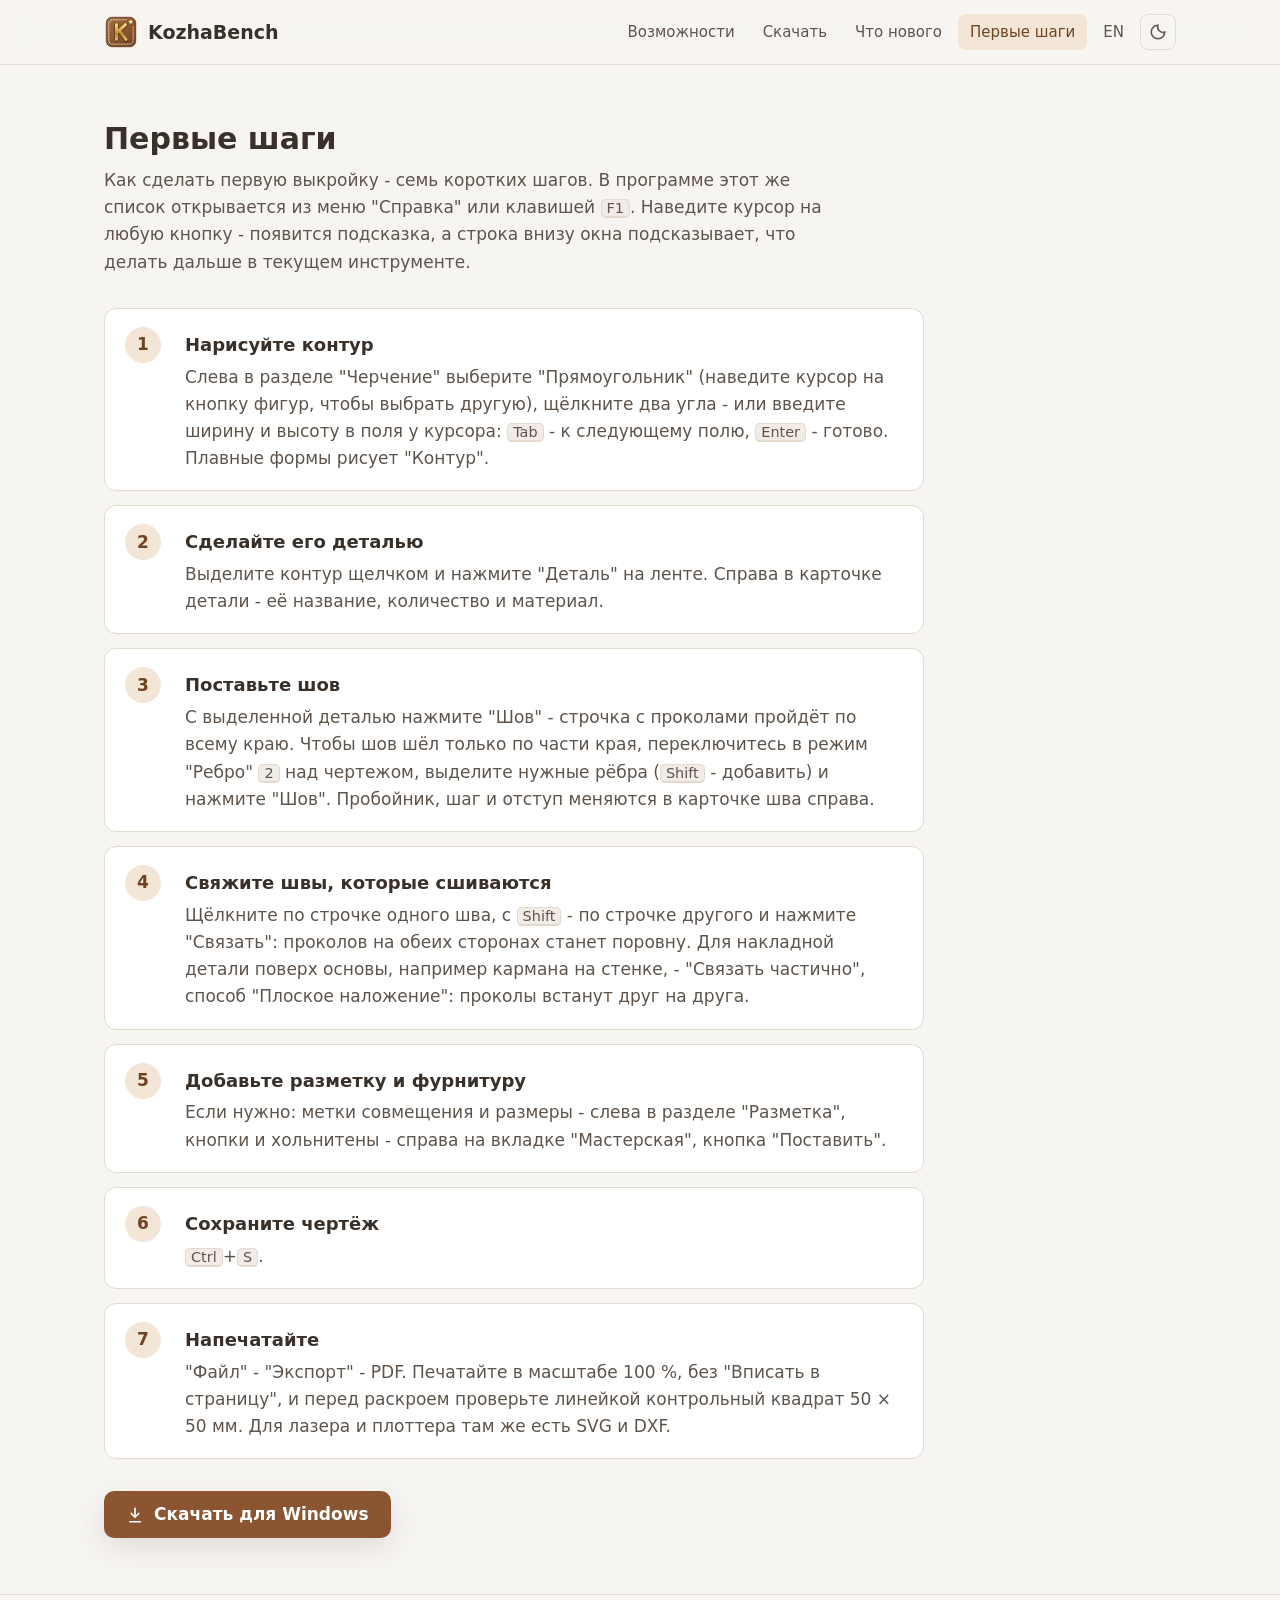
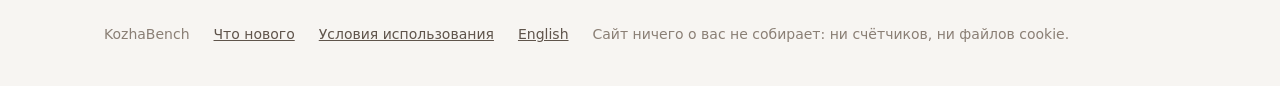
<file: first-steps.html>
<!doctype html>
<html lang="ru">
<head>
  <meta charset="utf-8">
  <meta name="viewport" content="width=device-width, initial-scale=1">
  <title>Первые шаги - KozhaBench</title>
  <meta name="description" content="Как сделать первую выкройку в KozhaBench: контур, деталь, шов, связанные швы, разметка, сохранение и печать.">
  <link rel="icon" href="assets/favicon.svg" type="image/svg+xml">
  <link rel="alternate" hreflang="ru" href="first-steps.html">
  <link rel="alternate" hreflang="en" href="en/first-steps.html">
  <link rel="stylesheet" href="assets/site.css">
  <script src="assets/site.js"></script>
  <script src="assets/releases.js"></script>
</head>
<body>
  <header class="top">
    <div class="wrap">
      <a class="brand" href="index.html"><img src="assets/logo.svg" alt=""><span>KozhaBench</span></a>
      <nav class="nav">
        <a class="optional" href="index.html#features">Возможности</a>
        <a class="optional" href="index.html#download">Скачать</a>
        <a class="optional" href="whats-new.html">Что нового</a>
        <a href="first-steps.html" aria-current="page">Первые шаги</a>
        <a href="en/first-steps.html" lang="en" title="English version">EN</a>
        <button class="icon-button" id="theme" type="button" title="Светлая или тёмная тема" aria-label="Светлая или тёмная тема">
          <svg width="18" height="18" viewBox="0 0 24 24" fill="none" stroke="currentColor" stroke-width="2" stroke-linecap="round"><path d="M12 3a9 9 0 1 0 9 9 7 7 0 0 1-9-9z"/></svg>
        </button>
      </nav>
    </div>
  </header>

  <main>
    <section>
      <div class="wrap">
        <h2>Первые шаги</h2>
        <p class="section-lead">Как сделать первую выкройку - семь коротких шагов. В программе этот же список открывается из меню "Справка" или клавишей <kbd>F1</kbd>. Наведите курсор на любую кнопку - появится подсказка, а строка внизу окна подсказывает, что делать дальше в текущем инструменте.</p>
        <ol class="steps">
          <li>
            <div>
              <h3>Нарисуйте контур</h3>
              <p>Слева в разделе "Черчение" выберите "Прямоугольник" (наведите курсор на кнопку фигур, чтобы выбрать другую), щёлкните два угла - или введите ширину и высоту в поля у курсора: <kbd>Tab</kbd> - к следующему полю, <kbd>Enter</kbd> - готово. Плавные формы рисует "Контур".</p>
            </div>
          </li>
          <li>
            <div>
              <h3>Сделайте его деталью</h3>
              <p>Выделите контур щелчком и нажмите "Деталь" на ленте. Справа в карточке детали - её название, количество и материал.</p>
            </div>
          </li>
          <li>
            <div>
              <h3>Поставьте шов</h3>
              <p>С выделенной деталью нажмите "Шов" - строчка с проколами пройдёт по всему краю. Чтобы шов шёл только по части края, переключитесь в режим "Ребро" <kbd>2</kbd> над чертежом, выделите нужные рёбра (<kbd>Shift</kbd> - добавить) и нажмите "Шов". Пробойник, шаг и отступ меняются в карточке шва справа.</p>
            </div>
          </li>
          <li>
            <div>
              <h3>Свяжите швы, которые сшиваются</h3>
              <p>Щёлкните по строчке одного шва, с <kbd>Shift</kbd> - по строчке другого и нажмите "Связать": проколов на обеих сторонах станет поровну. Для накладной детали поверх основы, например кармана на стенке, - "Связать частично", способ "Плоское наложение": проколы встанут друг на друга.</p>
            </div>
          </li>
          <li>
            <div>
              <h3>Добавьте разметку и фурнитуру</h3>
              <p>Если нужно: метки совмещения и размеры - слева в разделе "Разметка", кнопки и хольнитены - справа на вкладке "Мастерская", кнопка "Поставить".</p>
            </div>
          </li>
          <li>
            <div>
              <h3>Сохраните чертёж</h3>
              <p><kbd>Ctrl</kbd>+<kbd>S</kbd>.</p>
            </div>
          </li>
          <li>
            <div>
              <h3>Напечатайте</h3>
              <p>"Файл" - "Экспорт" - PDF. Печатайте в масштабе 100 %, без "Вписать в страницу", и перед раскроем проверьте линейкой контрольный квадрат 50 × 50 мм. Для лазера и плоттера там же есть SVG и DXF.</p>
            </div>
          </li>
        </ol>
        <div class="actions" style="margin-top: 32px">
          <a class="button" href="https://github.com/DoctorAranea/KozhaBench-Releases/releases/latest/download/KozhaBench-win-Setup.exe">
              <svg width="18" height="18" viewBox="0 0 24 24" fill="none" stroke="currentColor" stroke-width="2.2" stroke-linecap="round" stroke-linejoin="round" aria-hidden="true"><path d="M12 3v12M7 10l5 5 5-5M5 21h14"/></svg>
              <span class="button-text">Скачать для Windows<small data-latest-version hidden></small></span>
            </a>
        </div>
      </div>
    </section>
  </main>

  <footer class="foot">
    <div class="wrap">
      <span>KozhaBench</span>
      <a href="whats-new.html">Что нового</a>
      <a href="https://github.com/DoctorAranea/KozhaBench-Releases/blob/master/LICENSE.txt">Условия использования</a>
      <a href="en/first-steps.html" lang="en">English</a>
      <span>Сайт ничего о вас не собирает: ни счётчиков, ни файлов cookie.</span>
    </div>
  </footer>
</body>
</html>
</file>
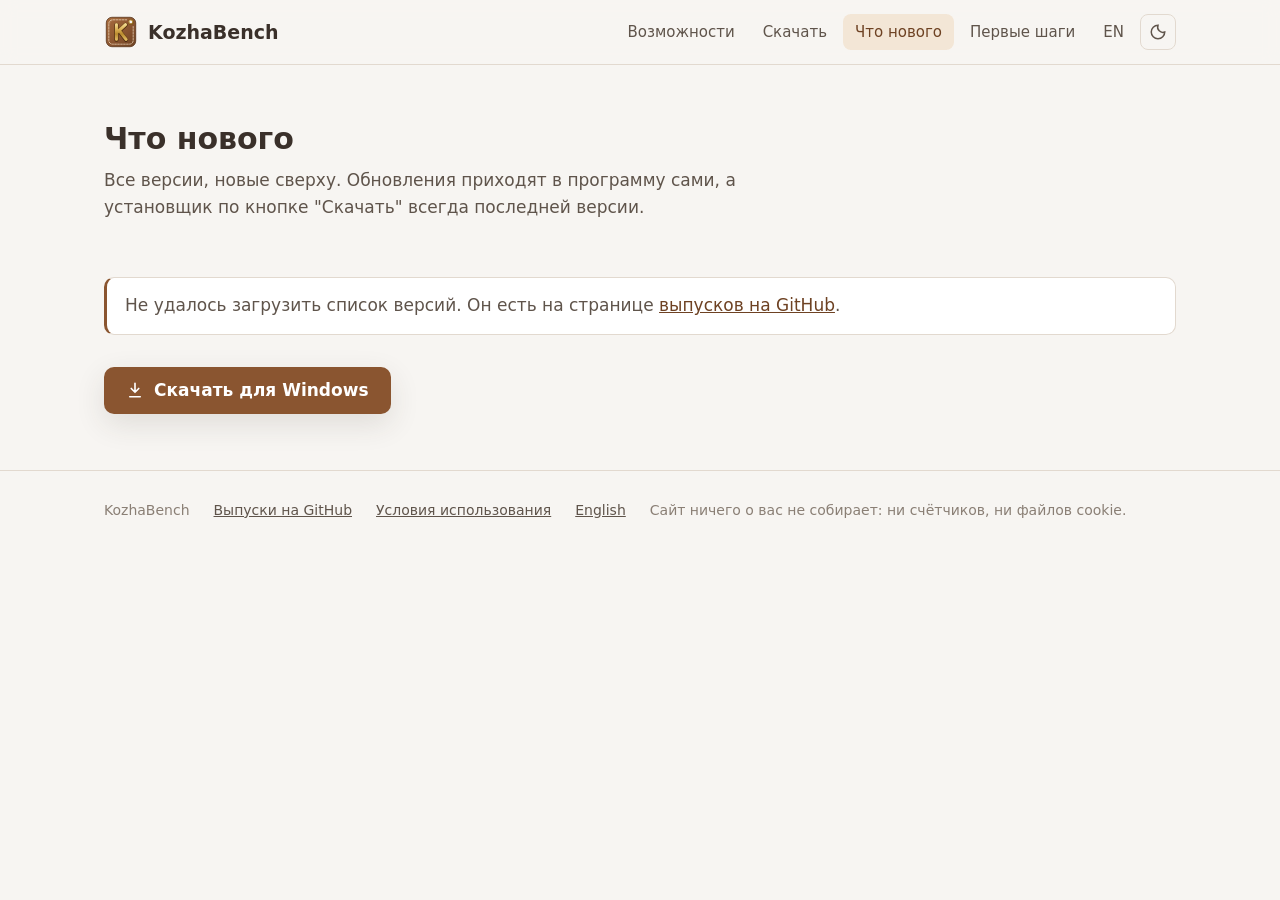
<file: whats-new.html>
<!doctype html>
<html lang="ru">
<head>
  <meta charset="utf-8">
  <meta name="viewport" content="width=device-width, initial-scale=1">
  <title>Что нового - KozhaBench</title>
  <meta name="description" content="Все версии KozhaBench и что в них нового.">
  <link rel="icon" href="assets/favicon.svg" type="image/svg+xml">
  <link rel="alternate" hreflang="ru" href="whats-new.html">
  <link rel="alternate" hreflang="en" href="en/whats-new.html">
  <link rel="stylesheet" href="assets/site.css">
  <script src="assets/site.js"></script>
  <script src="assets/releases.js"></script>
</head>
<body>
  <header class="top">
    <div class="wrap">
      <a class="brand" href="index.html"><img src="assets/logo.svg" alt=""><span>KozhaBench</span></a>
      <nav class="nav">
        <a class="optional" href="index.html#features">Возможности</a>
        <a class="optional" href="index.html#download">Скачать</a>
        <a class="optional" href="whats-new.html" aria-current="page">Что нового</a>
        <a href="first-steps.html">Первые шаги</a>
        <a href="en/whats-new.html" lang="en" title="English version">EN</a>
        <button class="icon-button" id="theme" type="button" title="Светлая или тёмная тема" aria-label="Светлая или тёмная тема">
          <svg width="18" height="18" viewBox="0 0 24 24" fill="none" stroke="currentColor" stroke-width="2" stroke-linecap="round"><path d="M12 3a9 9 0 1 0 9 9 7 7 0 0 1-9-9z"/></svg>
        </button>
      </nav>
    </div>
  </header>

  <main>
    <section>
      <div class="wrap">
        <h2>Что нового</h2>
        <p class="section-lead">Все версии, новые сверху. Обновления приходят в программу сами, а установщик по кнопке "Скачать" всегда последней версии.</p>
        <div class="releases" id="releases">
          <p class="loading">Загружаю список версий с GitHub...</p>
        </div>
        <p class="note" id="releases-failed" hidden>Не удалось загрузить список версий. Он есть на странице <a href="https://github.com/DoctorAranea/KozhaBench-Releases/releases">выпусков на GitHub</a>.</p>
        <noscript><p class="note">Список версий загружается с GitHub и требует JavaScript. Он есть и на странице <a href="https://github.com/DoctorAranea/KozhaBench-Releases/releases">выпусков на GitHub</a>.</p></noscript>
        <div class="actions" id="download-latest" style="margin-top: 32px">
          <a class="button" href="https://github.com/DoctorAranea/KozhaBench-Releases/releases/latest/download/KozhaBench-win-Setup.exe">
              <svg width="18" height="18" viewBox="0 0 24 24" fill="none" stroke="currentColor" stroke-width="2.2" stroke-linecap="round" stroke-linejoin="round" aria-hidden="true"><path d="M12 3v12M7 10l5 5 5-5M5 21h14"/></svg>
              <span class="button-text">Скачать для Windows<small data-latest-version hidden></small></span>
            </a>
        </div>
      </div>
    </section>
  </main>

  <footer class="foot">
    <div class="wrap">
      <span>KozhaBench</span>
      <a href="https://github.com/DoctorAranea/KozhaBench-Releases/releases">Выпуски на GitHub</a>
      <a href="https://github.com/DoctorAranea/KozhaBench-Releases/blob/master/LICENSE.txt">Условия использования</a>
      <a href="en/whats-new.html" lang="en">English</a>
      <span>Сайт ничего о вас не собирает: ни счётчиков, ни файлов cookie.</span>
    </div>
  </footer>
</body>
</html>
</file>
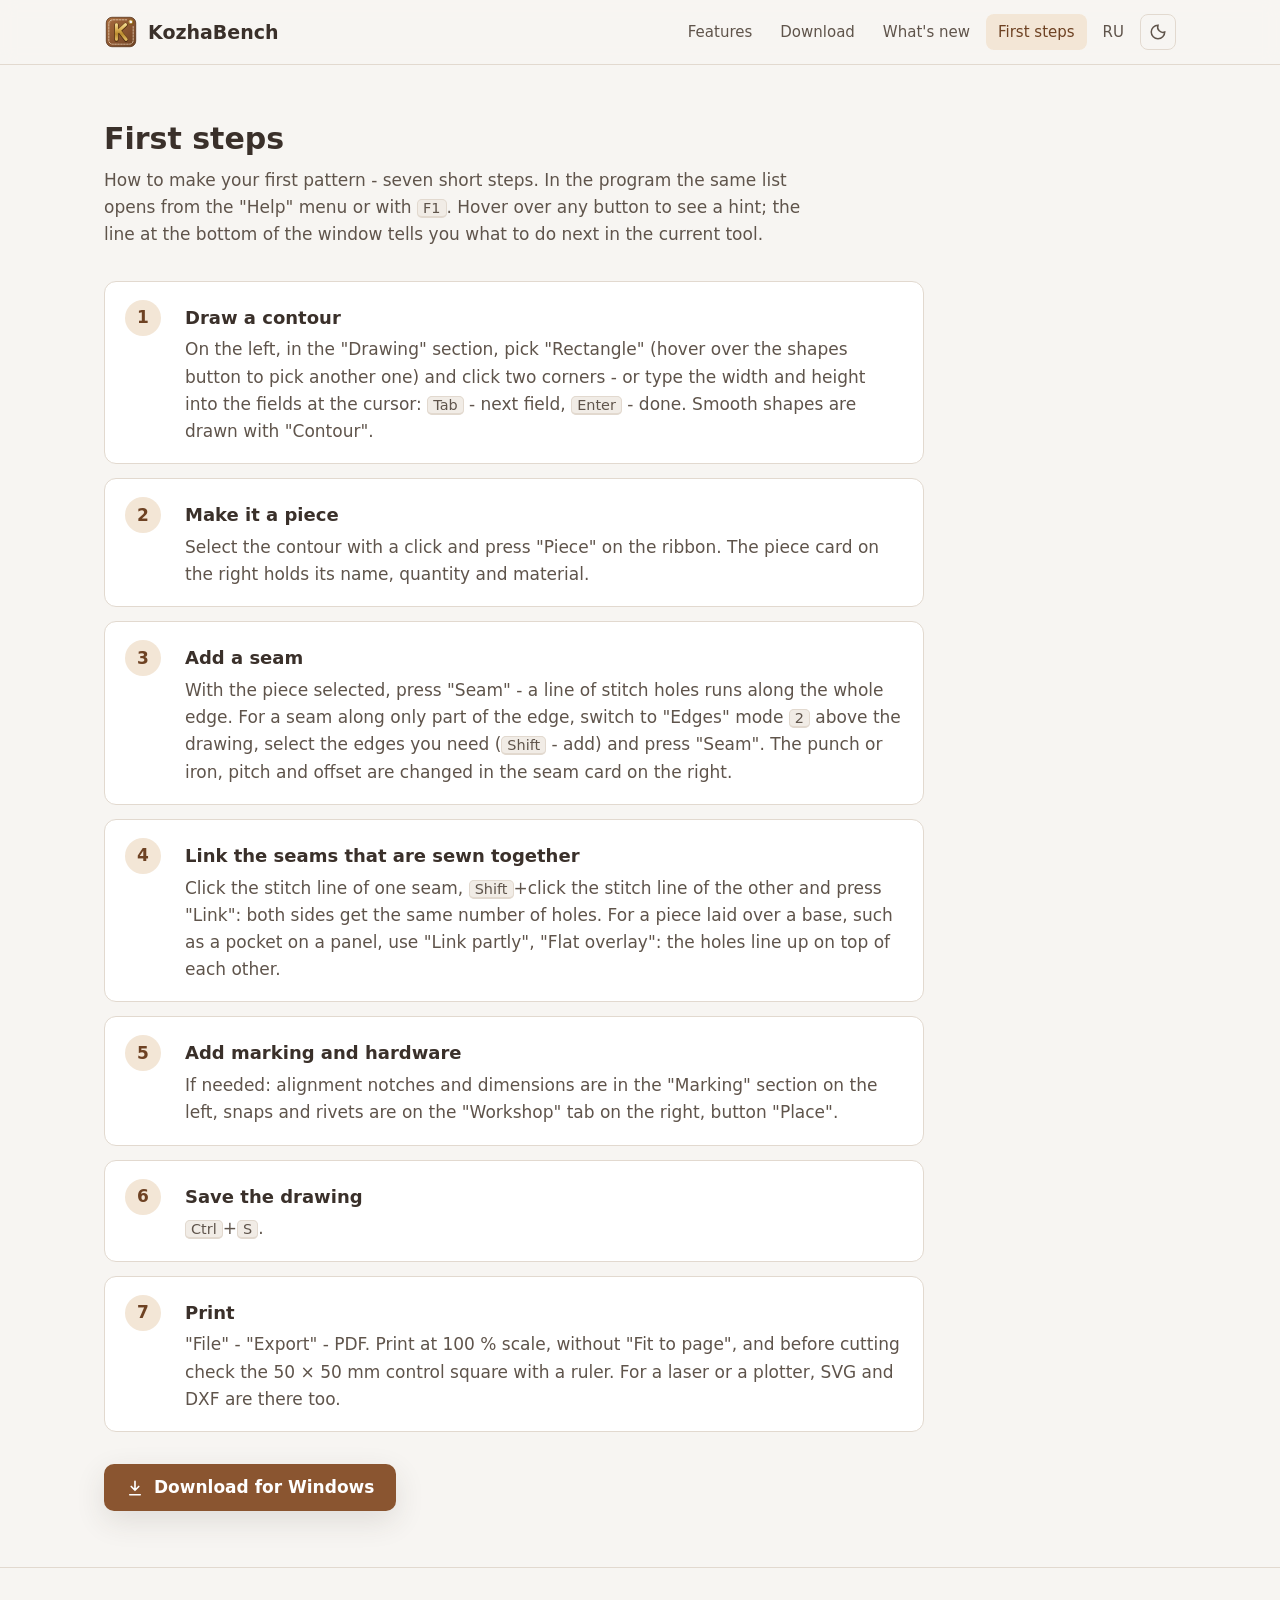
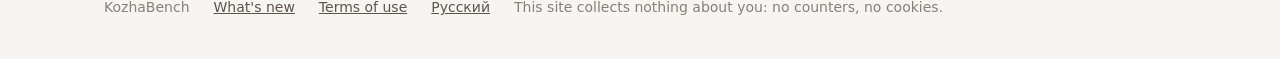
<file: en/first-steps.html>
<!doctype html>
<html lang="en">
<head>
  <meta charset="utf-8">
  <meta name="viewport" content="width=device-width, initial-scale=1">
  <title>First steps - KozhaBench</title>
  <meta name="description" content="How to make your first pattern in KozhaBench: contour, piece, seam, linked seams, marking, saving and printing.">
  <link rel="icon" href="../assets/favicon.svg" type="image/svg+xml">
  <link rel="alternate" hreflang="ru" href="../first-steps.html">
  <link rel="alternate" hreflang="en" href="first-steps.html">
  <link rel="stylesheet" href="../assets/site.css">
  <script src="../assets/site.js"></script>
  <script src="../assets/releases.js"></script>
</head>
<body>
  <header class="top">
    <div class="wrap">
      <a class="brand" href="index.html"><img src="../assets/logo.svg" alt=""><span>KozhaBench</span></a>
      <nav class="nav">
        <a class="optional" href="index.html#features">Features</a>
        <a class="optional" href="index.html#download">Download</a>
        <a class="optional" href="whats-new.html">What's new</a>
        <a href="first-steps.html" aria-current="page">First steps</a>
        <a href="../first-steps.html" lang="ru" title="Русская версия">RU</a>
        <button class="icon-button" id="theme" type="button" title="Light or dark theme" aria-label="Light or dark theme">
          <svg width="18" height="18" viewBox="0 0 24 24" fill="none" stroke="currentColor" stroke-width="2" stroke-linecap="round"><path d="M12 3a9 9 0 1 0 9 9 7 7 0 0 1-9-9z"/></svg>
        </button>
      </nav>
    </div>
  </header>

  <main>
    <section>
      <div class="wrap">
        <h2>First steps</h2>
        <p class="section-lead">How to make your first pattern - seven short steps. In the program the same list opens from the "Help" menu or with <kbd>F1</kbd>. Hover over any button to see a hint; the line at the bottom of the window tells you what to do next in the current tool.</p>
        <ol class="steps">
          <li>
            <div>
              <h3>Draw a contour</h3>
              <p>On the left, in the "Drawing" section, pick "Rectangle" (hover over the shapes button to pick another one) and click two corners - or type the width and height into the fields at the cursor: <kbd>Tab</kbd> - next field, <kbd>Enter</kbd> - done. Smooth shapes are drawn with "Contour".</p>
            </div>
          </li>
          <li>
            <div>
              <h3>Make it a piece</h3>
              <p>Select the contour with a click and press "Piece" on the ribbon. The piece card on the right holds its name, quantity and material.</p>
            </div>
          </li>
          <li>
            <div>
              <h3>Add a seam</h3>
              <p>With the piece selected, press "Seam" - a line of stitch holes runs along the whole edge. For a seam along only part of the edge, switch to "Edges" mode <kbd>2</kbd> above the drawing, select the edges you need (<kbd>Shift</kbd> - add) and press "Seam". The punch or iron, pitch and offset are changed in the seam card on the right.</p>
            </div>
          </li>
          <li>
            <div>
              <h3>Link the seams that are sewn together</h3>
              <p>Click the stitch line of one seam, <kbd>Shift</kbd>+click the stitch line of the other and press "Link": both sides get the same number of holes. For a piece laid over a base, such as a pocket on a panel, use "Link partly", "Flat overlay": the holes line up on top of each other.</p>
            </div>
          </li>
          <li>
            <div>
              <h3>Add marking and hardware</h3>
              <p>If needed: alignment notches and dimensions are in the "Marking" section on the left, snaps and rivets are on the "Workshop" tab on the right, button "Place".</p>
            </div>
          </li>
          <li>
            <div>
              <h3>Save the drawing</h3>
              <p><kbd>Ctrl</kbd>+<kbd>S</kbd>.</p>
            </div>
          </li>
          <li>
            <div>
              <h3>Print</h3>
              <p>"File" - "Export" - PDF. Print at 100 % scale, without "Fit to page", and before cutting check the 50 × 50 mm control square with a ruler. For a laser or a plotter, SVG and DXF are there too.</p>
            </div>
          </li>
        </ol>
        <div class="actions" style="margin-top: 32px">
          <a class="button" href="https://github.com/DoctorAranea/KozhaBench-Releases/releases/latest/download/KozhaBench-win-Setup.exe">
              <svg width="18" height="18" viewBox="0 0 24 24" fill="none" stroke="currentColor" stroke-width="2.2" stroke-linecap="round" stroke-linejoin="round" aria-hidden="true"><path d="M12 3v12M7 10l5 5 5-5M5 21h14"/></svg>
              <span class="button-text">Download for Windows<small data-latest-version hidden></small></span>
            </a>
        </div>
      </div>
    </section>
  </main>

  <footer class="foot">
    <div class="wrap">
      <span>KozhaBench</span>
      <a href="whats-new.html">What's new</a>
      <a href="https://github.com/DoctorAranea/KozhaBench-Releases/blob/master/LICENSE.txt">Terms of use</a>
      <a href="../first-steps.html" lang="ru">Русский</a>
      <span>This site collects nothing about you: no counters, no cookies.</span>
    </div>
  </footer>
</body>
</html>
</file>
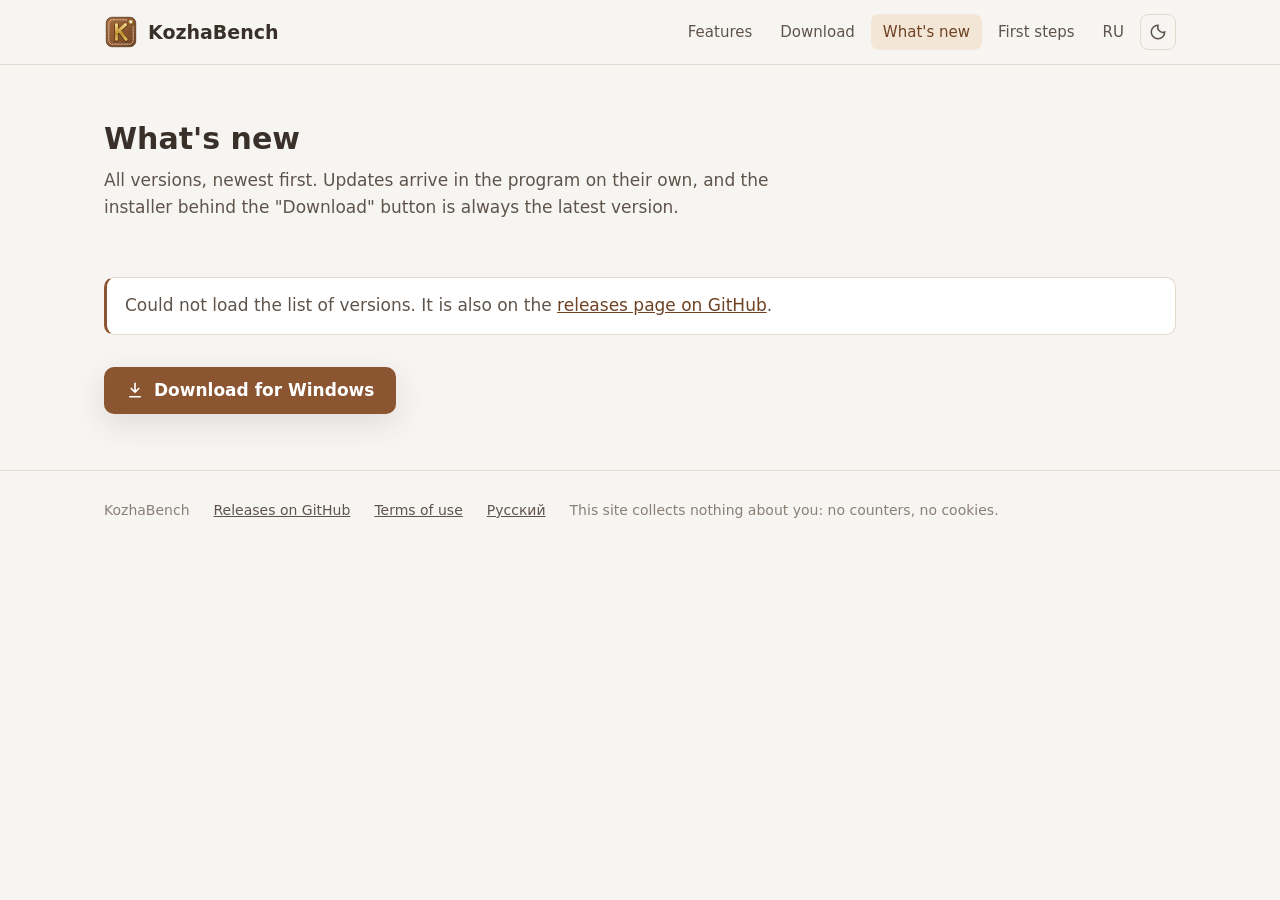
<file: en/whats-new.html>
<!doctype html>
<html lang="en">
<head>
  <meta charset="utf-8">
  <meta name="viewport" content="width=device-width, initial-scale=1">
  <title>What's new - KozhaBench</title>
  <meta name="description" content="All versions of KozhaBench and what is new in them.">
  <link rel="icon" href="../assets/favicon.svg" type="image/svg+xml">
  <link rel="alternate" hreflang="ru" href="../whats-new.html">
  <link rel="alternate" hreflang="en" href="whats-new.html">
  <link rel="stylesheet" href="../assets/site.css">
  <script src="../assets/site.js"></script>
  <script src="../assets/releases.js"></script>
</head>
<body>
  <header class="top">
    <div class="wrap">
      <a class="brand" href="index.html"><img src="../assets/logo.svg" alt=""><span>KozhaBench</span></a>
      <nav class="nav">
        <a class="optional" href="index.html#features">Features</a>
        <a class="optional" href="index.html#download">Download</a>
        <a class="optional" href="whats-new.html" aria-current="page">What's new</a>
        <a href="first-steps.html">First steps</a>
        <a href="../whats-new.html" lang="ru" title="Русская версия">RU</a>
        <button class="icon-button" id="theme" type="button" title="Light or dark theme" aria-label="Light or dark theme">
          <svg width="18" height="18" viewBox="0 0 24 24" fill="none" stroke="currentColor" stroke-width="2" stroke-linecap="round"><path d="M12 3a9 9 0 1 0 9 9 7 7 0 0 1-9-9z"/></svg>
        </button>
      </nav>
    </div>
  </header>

  <main>
    <section>
      <div class="wrap">
        <h2>What's new</h2>
        <p class="section-lead">All versions, newest first. Updates arrive in the program on their own, and the installer behind the "Download" button is always the latest version.</p>
        <div class="releases" id="releases">
          <p class="loading">Loading the list of versions from GitHub...</p>
        </div>
        <p class="note" id="releases-failed" hidden>Could not load the list of versions. It is also on the <a href="https://github.com/DoctorAranea/KozhaBench-Releases/releases">releases page on GitHub</a>.</p>
        <noscript><p class="note">The list of versions is loaded from GitHub and needs JavaScript. It is also on the <a href="https://github.com/DoctorAranea/KozhaBench-Releases/releases">releases page on GitHub</a>.</p></noscript>
        <div class="actions" id="download-latest" style="margin-top: 32px">
          <a class="button" href="https://github.com/DoctorAranea/KozhaBench-Releases/releases/latest/download/KozhaBench-win-Setup.exe">
              <svg width="18" height="18" viewBox="0 0 24 24" fill="none" stroke="currentColor" stroke-width="2.2" stroke-linecap="round" stroke-linejoin="round" aria-hidden="true"><path d="M12 3v12M7 10l5 5 5-5M5 21h14"/></svg>
              <span class="button-text">Download for Windows<small data-latest-version hidden></small></span>
            </a>
        </div>
      </div>
    </section>
  </main>

  <footer class="foot">
    <div class="wrap">
      <span>KozhaBench</span>
      <a href="https://github.com/DoctorAranea/KozhaBench-Releases/releases">Releases on GitHub</a>
      <a href="https://github.com/DoctorAranea/KozhaBench-Releases/blob/master/LICENSE.txt">Terms of use</a>
      <a href="../whats-new.html" lang="ru">Русский</a>
      <span>This site collects nothing about you: no counters, no cookies.</span>
    </div>
  </footer>
</body>
</html>
</file>
<file: assets/site.css>
/* Оформление сайта в цветах программы: тёмная тема "кожа" по умолчанию, светлая - по выбору или по настройке системы. */

:root {
  --bg: #1c1a18;
  --surface: #2b2622;
  --surface-2: #352f2b;
  --line: #3d3631;
  --ink: #ece4dc;
  --ink-2: #b5aa9f;
  --muted: #8f857b;
  --accent: #a8693a;
  --accent-hover: #b97a49;
  --accent-ink: #e9b98a;
  --accent-soft: #4a3626;
  --on-accent: #ffffff;
  --shadow: 0 10px 30px rgba(0, 0, 0, 0.35);
  color-scheme: dark;
}

@media (prefers-color-scheme: light) {
  :root:not([data-theme="dark"]) {
    --bg: #f7f5f2;
    --surface: #ffffff;
    --surface-2: #f1ece6;
    --line: #e2d9cf;
    --ink: #3a302a;
    --ink-2: #5f544b;
    --muted: #8a7f75;
    --accent: #8a5530;
    --accent-hover: #7a4826;
    --accent-ink: #6e4223;
    --accent-soft: #f3e6d6;
    --on-accent: #ffffff;
    --shadow: 0 10px 30px rgba(58, 48, 42, 0.12);
    color-scheme: light;
  }
}

:root[data-theme="light"] {
  --bg: #f7f5f2;
  --surface: #ffffff;
  --surface-2: #f1ece6;
  --line: #e2d9cf;
  --ink: #3a302a;
  --ink-2: #5f544b;
  --muted: #8a7f75;
  --accent: #8a5530;
  --accent-hover: #7a4826;
  --accent-ink: #6e4223;
  --accent-soft: #f3e6d6;
  --on-accent: #ffffff;
  --shadow: 0 10px 30px rgba(58, 48, 42, 0.12);
  color-scheme: light;
}

* {
  box-sizing: border-box;
}

html {
  scroll-behavior: smooth;
}

body {
  margin: 0;
  background: var(--bg);
  color: var(--ink);
  font-family: "Segoe UI", system-ui, -apple-system, Roboto, Arial, sans-serif;
  font-size: 17px;
  line-height: 1.6;
}

a {
  color: var(--accent-ink);
}

img {
  max-width: 100%;
  height: auto;
  display: block;
}

.wrap {
  max-width: 1120px;
  margin: 0 auto;
  padding: 0 24px;
}

/* Шапка */

.top {
  position: sticky;
  top: 0;
  z-index: 10;
  background: color-mix(in srgb, var(--bg) 88%, transparent);
  backdrop-filter: blur(8px);
  border-bottom: 1px solid var(--line);
}

.top .wrap {
  display: flex;
  align-items: center;
  gap: 20px;
  height: 64px;
}

.brand {
  display: flex;
  align-items: center;
  gap: 10px;
  color: var(--ink);
  text-decoration: none;
  font-weight: 600;
  font-size: 19px;
}

.brand img {
  width: 34px;
  height: 34px;
}

.nav {
  display: flex;
  gap: 4px;
  margin-left: auto;
  align-items: center;
}

.nav a {
  color: var(--ink-2);
  text-decoration: none;
  padding: 6px 12px;
  border-radius: 8px;
  font-size: 15px;
}

.nav a:hover {
  background: var(--surface-2);
  color: var(--ink);
}

.nav a[aria-current="page"] {
  color: var(--accent-ink);
  background: var(--accent-soft);
}

.icon-button {
  border: 1px solid var(--line);
  background: transparent;
  color: var(--ink-2);
  border-radius: 8px;
  width: 36px;
  height: 36px;
  display: inline-grid;
  place-items: center;
  cursor: pointer;
}

.icon-button:hover {
  background: var(--surface-2);
  color: var(--ink);
}

/* Первый экран */

.hero {
  padding: 72px 0 48px;
}

.hero-grid {
  display: grid;
  grid-template-columns: minmax(0, 1fr) minmax(0, 1.35fr);
  gap: 48px;
  align-items: center;
}

.hero h1 {
  font-size: clamp(34px, 5vw, 52px);
  line-height: 1.1;
  margin: 0 0 18px;
  letter-spacing: -0.5px;
}

.hero .lead {
  font-size: 19px;
  color: var(--ink-2);
  margin: 0 0 28px;
}

.button {
  display: inline-flex;
  align-items: center;
  gap: 10px;
  background: var(--accent);
  color: var(--on-accent);
  text-decoration: none;
  font-weight: 600;
  padding: 13px 22px;
  border-radius: 10px;
  box-shadow: var(--shadow);
}

.button:hover {
  background: var(--accent-hover);
}

.button-text {
  display: flex;
  flex-direction: column;
  line-height: 1.25;
}

.button-text small {
  font-size: 12px;
  font-weight: 400;
  opacity: 0.85;
}

.button.secondary {
  background: transparent;
  color: var(--ink);
  border: 1px solid var(--line);
  box-shadow: none;
}

.button.secondary:hover {
  background: var(--surface-2);
}

.actions {
  display: flex;
  flex-wrap: wrap;
  gap: 12px;
  align-items: center;
}

.fine {
  color: var(--muted);
  font-size: 14px;
  margin-top: 14px;
}

.shot {
  border-radius: 12px;
  border: 1px solid var(--line);
  box-shadow: var(--shadow);
  overflow: hidden;
  background: var(--surface);
}

/* Разделы */

section {
  padding: 56px 0;
}

section + section {
  border-top: 1px solid var(--line);
}

h2 {
  font-size: 30px;
  line-height: 1.2;
  margin: 0 0 10px;
}

.section-lead {
  color: var(--ink-2);
  margin: 0 0 32px;
  max-width: 720px;
}

.cards {
  display: grid;
  grid-template-columns: repeat(3, minmax(0, 1fr));
  gap: 16px;
}

.card {
  background: var(--surface);
  border: 1px solid var(--line);
  border-radius: 12px;
  padding: 20px 22px;
}

.card h3 {
  margin: 0 0 6px;
  font-size: 18px;
}

.card p {
  margin: 0;
  color: var(--ink-2);
  font-size: 15.5px;
}

.badge {
  display: inline-block;
  font-size: 12px;
  font-weight: 600;
  color: var(--accent-ink);
  background: var(--accent-soft);
  border-radius: 6px;
  padding: 1px 8px;
  margin-left: 6px;
  vertical-align: 2px;
}

.gallery {
  display: grid;
  grid-template-columns: repeat(2, minmax(0, 1fr));
  gap: 28px;
}

.gallery figure {
  margin: 0;
}

.gallery figcaption {
  color: var(--ink-2);
  font-size: 15px;
  margin-top: 10px;
}

.gallery a {
  display: block;
}

.columns {
  display: grid;
  grid-template-columns: repeat(2, minmax(0, 1fr));
  gap: 32px;
}

.columns h3 {
  margin: 0 0 8px;
  font-size: 19px;
}

.columns ul,
.columns ol {
  margin: 0;
  padding-left: 22px;
  color: var(--ink-2);
}

.columns li + li {
  margin-top: 6px;
}

.note {
  background: var(--surface);
  border: 1px solid var(--line);
  border-left: 3px solid var(--accent);
  border-radius: 10px;
  padding: 14px 18px;
  color: var(--ink-2);
  margin-top: 24px;
}

code {
  font-family: Consolas, "Cascadia Mono", monospace;
  font-size: 0.92em;
  background: var(--surface-2);
  border-radius: 5px;
  padding: 1px 5px;
}

/* Первые шаги */

.steps {
  list-style: none;
  padding: 0;
  margin: 0;
  counter-reset: step;
  display: grid;
  gap: 14px;
  max-width: 820px;
}

.steps li {
  counter-increment: step;
  display: grid;
  grid-template-columns: 44px 1fr;
  gap: 16px;
  background: var(--surface);
  border: 1px solid var(--line);
  border-radius: 12px;
  padding: 18px 20px;
}

.steps li::before {
  content: counter(step);
  width: 36px;
  height: 36px;
  border-radius: 50%;
  display: grid;
  place-items: center;
  background: var(--accent-soft);
  color: var(--accent-ink);
  font-weight: 700;
}

.steps h3 {
  margin: 4px 0 4px;
  font-size: 18px;
}

.steps p {
  margin: 0;
  color: var(--ink-2);
}

kbd {
  font-family: inherit;
  font-size: 0.85em;
  border: 1px solid var(--line);
  border-bottom-width: 2px;
  border-radius: 5px;
  padding: 0 5px;
  background: var(--surface-2);
}

/* Что нового */

.highlights {
  background: var(--surface);
  border: 1px solid var(--line);
  border-radius: 12px;
  padding: 18px 22px;
  margin-top: 28px;
  max-width: 820px;
}

.highlights h3 {
  margin: 0 0 6px;
  font-size: 18px;
}

.highlights ul,
.release-body ul {
  margin: 0 0 8px;
  padding-left: 22px;
  color: var(--ink-2);
}

.highlights li + li,
.release-body li + li {
  margin-top: 6px;
}

.releases {
  display: grid;
  gap: 16px;
  max-width: 820px;
}

.release {
  background: var(--surface);
  border: 1px solid var(--line);
  border-radius: 12px;
  padding: 18px 22px;
}

.release h3 {
  margin: 0 0 8px;
  font-size: 19px;
}

.release h3 a {
  color: var(--ink);
  text-decoration: none;
}

.release h3 a:hover {
  color: var(--accent-ink);
}

.release-body p {
  margin: 0 0 8px;
  color: var(--ink-2);
}

.loading {
  color: var(--muted);
}

/* Кнопка "Скачать" под последней версией: отступ отделяет её от истории ниже. */
.releases .after-latest {
  margin: 6px 0 28px;
}

/* KozhaBench Pro: снимок расчёта, цена с условиями и способы купить */

.pro-shot {
  margin: 0 0 28px;
}

/* Снимок окна не растягивается шире своего размера, иначе текст расчёта размывается. */
.pro-shot a {
  display: block;
  max-width: 986px;
}

.pro-shot figcaption {
  color: var(--ink-2);
  font-size: 15px;
  margin-top: 10px;
}

.pro-grid {
  display: grid;
  grid-template-columns: minmax(0, 1fr) minmax(0, 1.15fr);
  gap: 20px;
  align-items: start;
}

.pro-plan,
.pro-buy {
  background: var(--surface);
  border: 1px solid var(--line);
  border-radius: 14px;
  padding: 26px 28px;
}

.pro-plan {
  border-color: var(--accent);
  box-shadow: var(--shadow);
}

.pro-price {
  font-size: 46px;
  font-weight: 700;
  line-height: 1.1;
  color: var(--accent-ink);
}

.pro-price-note {
  color: var(--muted);
  margin: 4px 0 20px;
}

.pro-terms {
  margin: 0;
  padding-left: 22px;
  color: var(--ink-2);
}

.pro-terms li + li {
  margin-top: 8px;
}

.pro-buy h3 {
  margin: 0 0 6px;
  font-size: 19px;
}

.pro-buy > p {
  margin: 0 0 18px;
  color: var(--ink-2);
}

.pro-buy > .fine {
  margin: 16px 0 0;
  color: var(--muted);
}

.contacts {
  display: grid;
  gap: 10px;
}

.contact {
  display: flex;
  align-items: center;
  gap: 14px;
  padding: 12px 16px;
  border: 1px solid var(--line);
  border-radius: 10px;
  background: var(--surface-2);
  color: var(--ink);
  text-decoration: none;
}

.contact:hover {
  border-color: var(--accent);
}

.contact svg {
  flex: none;
  color: var(--accent-ink);
}

.contact span {
  display: flex;
  flex-direction: column;
  line-height: 1.3;
  min-width: 0;
}

.contact small {
  color: var(--ink-2);
  font-size: 14px;
  overflow-wrap: anywhere;
}

/* Просмотр снимка поверх страницы */

.shot {
  cursor: zoom-in;
}

.viewer {
  position: fixed;
  inset: 0;
  z-index: 100;
  background: rgba(12, 10, 9, 0.92);
  display: flex;
  flex-direction: column;
  align-items: center;
  justify-content: center;
  gap: 12px;
  padding: 56px 24px 24px;
  cursor: zoom-out;
}

.viewer[hidden] {
  display: none;
}

.viewer img {
  max-width: 100%;
  max-height: calc(100vh - 140px);
  width: auto;
  height: auto;
  border-radius: 8px;
  box-shadow: 0 20px 60px rgba(0, 0, 0, 0.5);
}

.viewer-caption {
  margin: 0;
  max-width: 900px;
  color: #d8cec4;
  font-size: 15px;
  text-align: center;
}

.viewer-close {
  position: absolute;
  top: 12px;
  right: 12px;
  width: 40px;
  height: 40px;
  border-radius: 10px;
  border: 1px solid rgba(255, 255, 255, 0.2);
  background: rgba(43, 38, 34, 0.9);
  color: #ece4dc;
  display: grid;
  place-items: center;
  cursor: pointer;
}

.viewer-close:hover {
  background: #4a3626;
}

body.viewer-open {
  overflow: hidden;
}

/* Подвал */

.foot {
  border-top: 1px solid var(--line);
  padding: 28px 0 40px;
  color: var(--muted);
  font-size: 14px;
}

.foot .wrap {
  display: flex;
  flex-wrap: wrap;
  gap: 8px 24px;
  align-items: center;
}

.foot a {
  color: var(--ink-2);
}

/* Телефон и узкое окно */

@media (max-width: 860px) {
  .hero {
    padding: 40px 0 32px;
  }

  .hero-grid,
  .columns,
  .gallery,
  .pro-grid {
    grid-template-columns: minmax(0, 1fr);
  }

  .cards {
    grid-template-columns: minmax(0, 1fr);
  }

  .nav .optional {
    display: none;
  }
}

@media (max-width: 560px) {
  .wrap {
    padding: 0 16px;
  }

  .brand span {
    display: none;
  }

  .pro-plan,
  .pro-buy {
    padding: 20px;
  }
}
</file>
